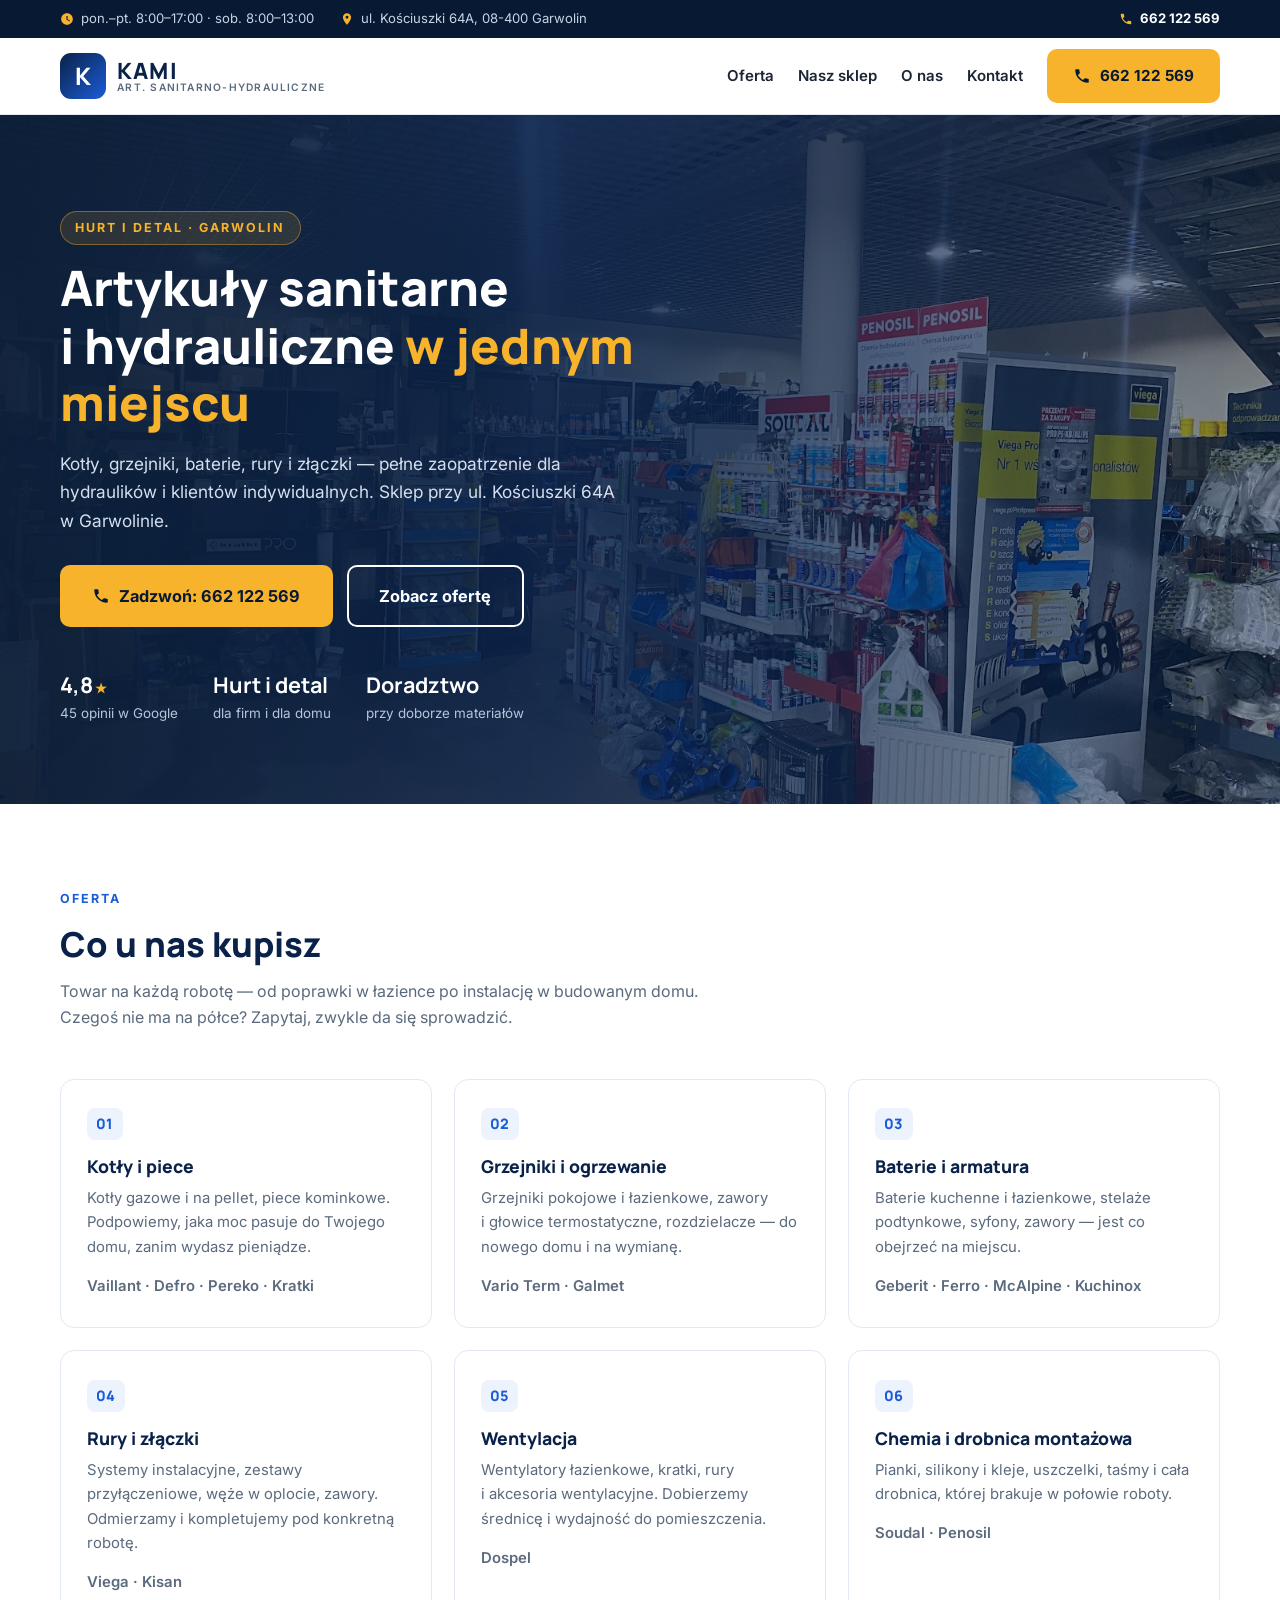
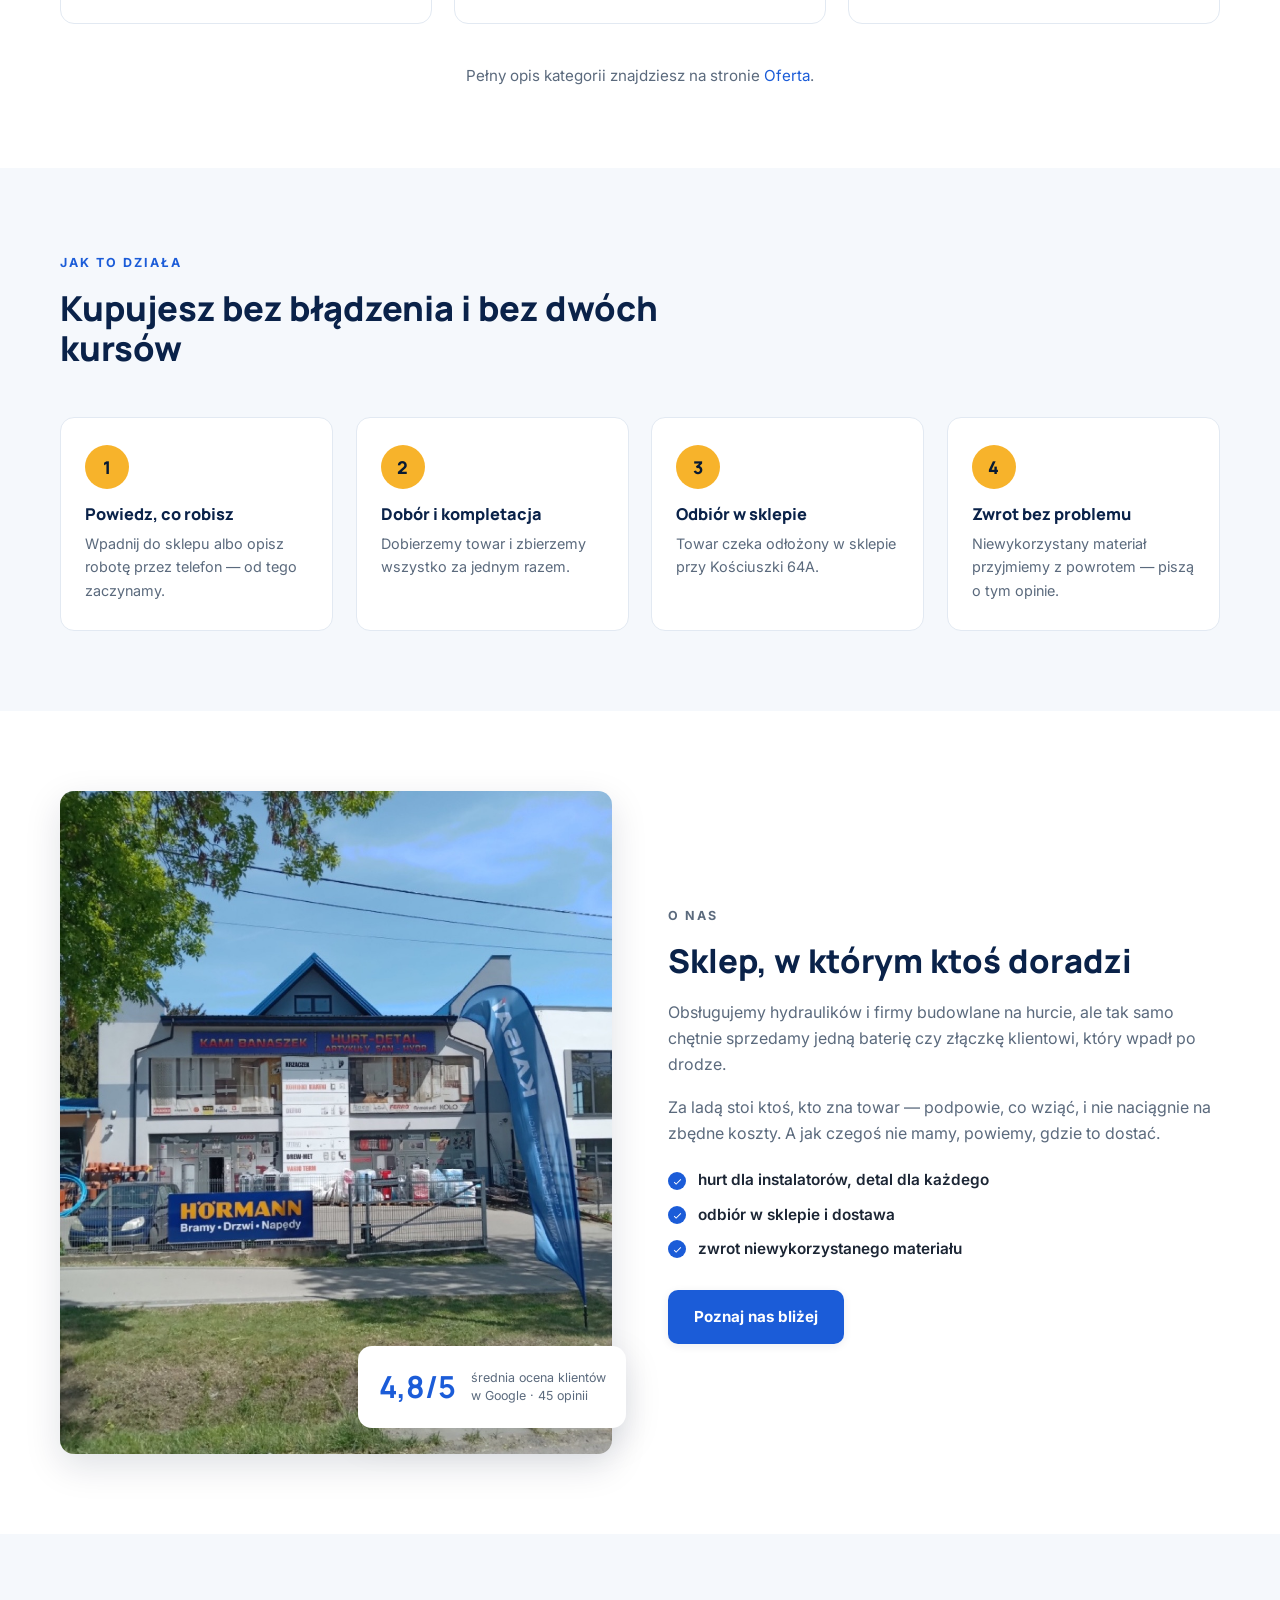
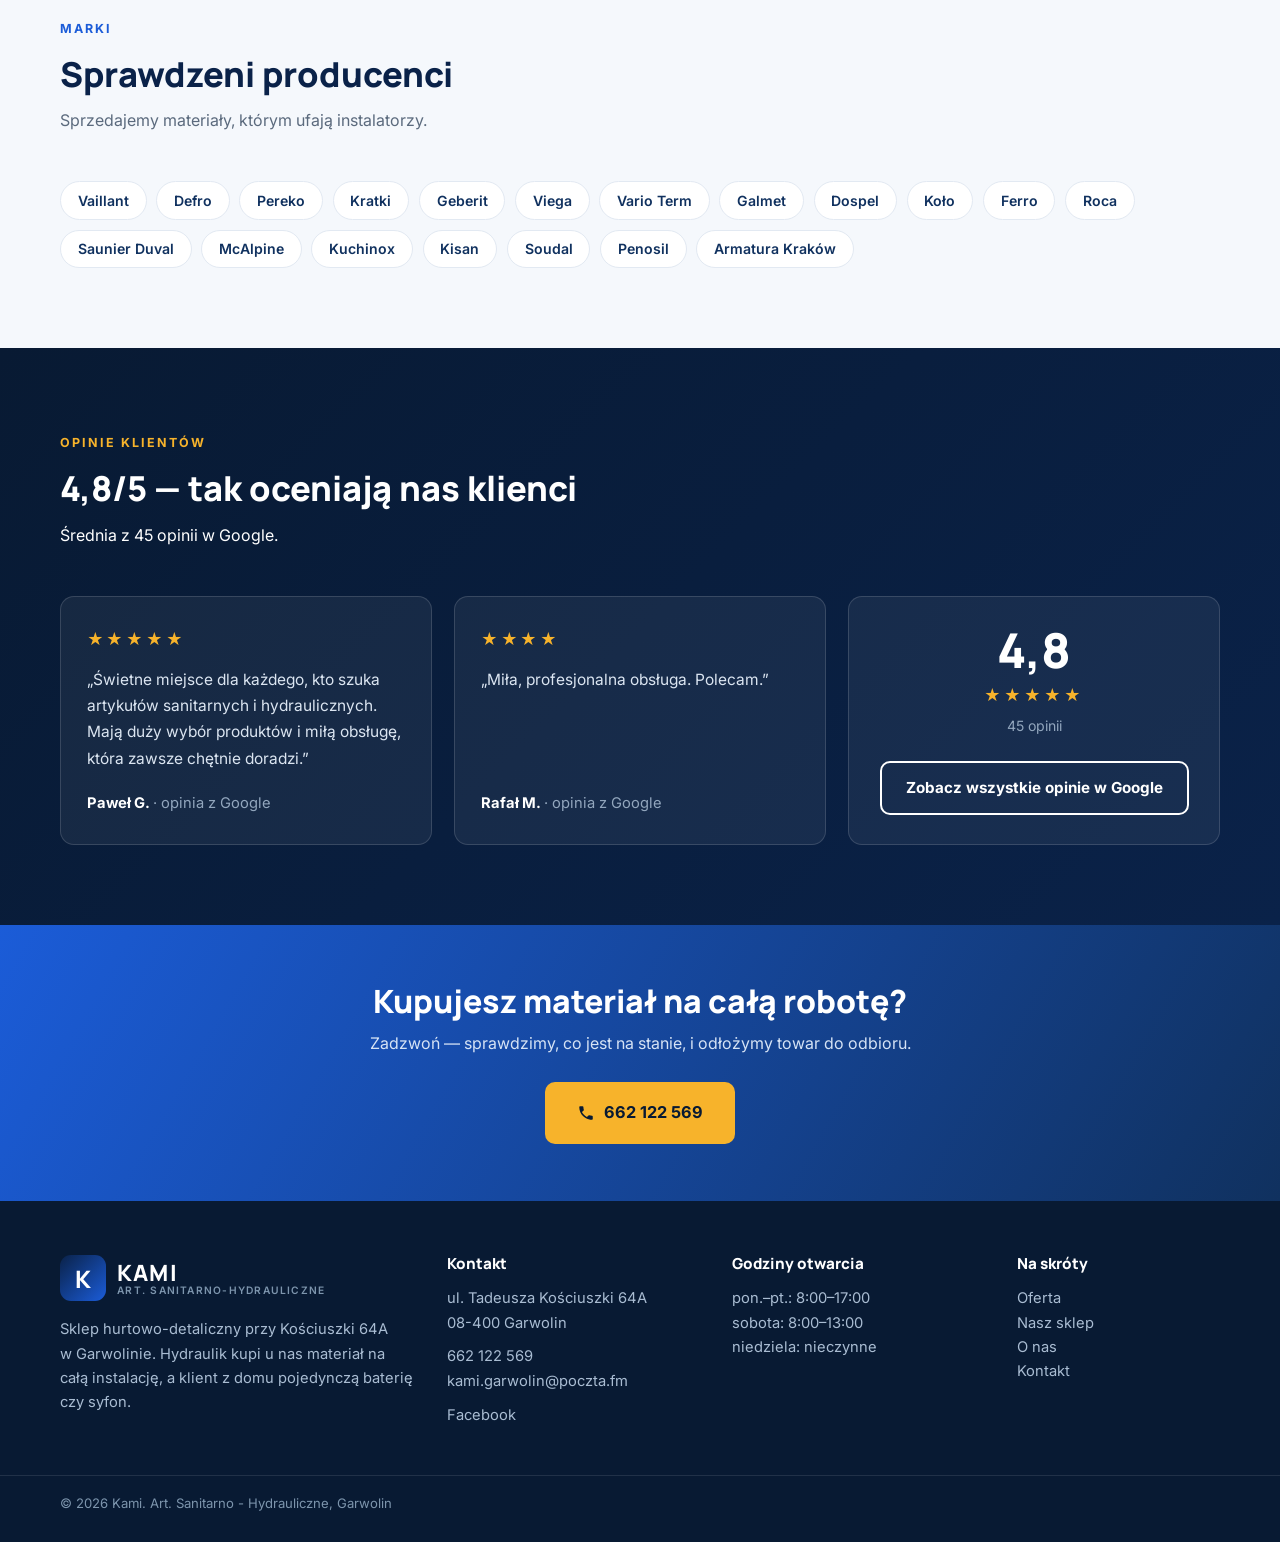
<file: index.html>
<!DOCTYPE html>
<html lang="pl">
<head>
  <meta charset="UTF-8">
  <meta name="viewport" content="width=device-width, initial-scale=1.0">
  <title>KAMI — Artykuły Sanitarno-Hydrauliczne Garwolin | Hurt i detal</title>
  <meta name="description" content="KAMI — sklep sanitarno-hydrauliczny w Garwolinie, ul. Kościuszki 64A. Kotły, grzejniki, armatura, rury i złączki. Hurt i detal, fachowe doradztwo. ☎ 662 122 569">
  <link rel="preconnect" href="https://fonts.googleapis.com">
  <link rel="preconnect" href="https://fonts.gstatic.com" crossorigin>
  <link href="https://fonts.googleapis.com/css2?family=Inter:wght@400;500;600;700&family=Manrope:wght@600;700;800&display=swap" rel="stylesheet">
  <link rel="stylesheet" href="css/style.css">
  <link rel="icon" href="data:image/svg+xml,<svg xmlns='http://www.w3.org/2000/svg' viewBox='0 0 100 100'><rect width='100' height='100' rx='20' fill='%230a2249'/><text x='50' y='70' font-size='56' font-family='Arial' font-weight='bold' fill='%23f7b32b' text-anchor='middle'>K</text></svg>">
</head>
<body>

  <div class="topbar">
    <div class="container topbar__inner">
      <span class="topbar__item">
        <svg viewBox="0 0 24 24"><path d="M12 22c5.5 0 10-4.5 10-10S17.5 2 12 2 2 6.5 2 12s4.5 10 10 10zm1-15v5.3l4.2 2.5-.8 1.3L11 13V7h2z"/></svg>
        pon.–pt. 8:00–17:00 · sob. 8:00–13:00
      </span>
      <span class="topbar__item topbar__item--address">
        <svg viewBox="0 0 24 24"><path d="M12 2C8.1 2 5 5.1 5 9c0 5.2 7 13 7 13s7-7.8 7-13c0-3.9-3.1-7-7-7zm0 9.5A2.5 2.5 0 1 1 12 6.5a2.5 2.5 0 0 1 0 5z"/></svg>
        ul. Kościuszki 64A, 08-400 Garwolin
      </span>
      <a class="topbar__item topbar__phone" href="tel:+48662122569">
        <svg viewBox="0 0 24 24"><path d="M6.6 10.8c1.4 2.8 3.8 5.1 6.6 6.6l2.2-2.2c.3-.3.7-.4 1-.2 1.1.4 2.3.6 3.6.6.6 0 1 .4 1 1V20c0 .6-.4 1-1 1C10.6 21 3 13.4 3 4c0-.6.4-1 1-1h3.5c.6 0 1 .4 1 1 0 1.2.2 2.4.6 3.6.1.3 0 .7-.2 1l-2.3 2.2z"/></svg>
        662 122 569
      </a>
    </div>
  </div>

  <header class="header" id="top">
    <div class="container header__inner">
      <a href="index.html" class="logo" aria-label="KAMI — strona główna">
        <span class="logo__mark" aria-hidden="true"></span>
        <span class="logo__text">KAMI<small>Art. sanitarno-hydrauliczne</small></span>
      </a>
      <nav class="nav" id="nav">
        <a href="oferta.html">Oferta</a>
        <a href="galeria.html">Nasz sklep</a>
        <a href="o-nas.html">O nas</a>
        <a href="kontakt.html">Kontakt</a>
        <a href="tel:+48662122569" class="btn btn--yellow nav__cta">
          <svg viewBox="0 0 24 24"><path d="M6.6 10.8c1.4 2.8 3.8 5.1 6.6 6.6l2.2-2.2c.3-.3.7-.4 1-.2 1.1.4 2.3.6 3.6.6.6 0 1 .4 1 1V20c0 .6-.4 1-1 1C10.6 21 3 13.4 3 4c0-.6.4-1 1-1h3.5c.6 0 1 .4 1 1 0 1.2.2 2.4.6 3.6.1.3 0 .7-.2 1l-2.3 2.2z"/></svg>
          662 122 569
        </a>
      </nav>
      <button class="burger" id="burger" aria-label="Otwórz menu" aria-expanded="false">
        <span></span><span></span><span></span>
      </button>
    </div>
  </header>

  <main>
    <section class="hero">
      <div class="hero__bg" role="presentation"></div>
      <div class="container hero__inner">
        <div class="hero__content reveal">
          <p class="kicker">Hurt i detal · Garwolin</p>
          <h1>Artykuły sanitarne i&nbsp;hydrauliczne <span>w jednym miejscu</span></h1>
          <p class="hero__lead">
            Kotły, grzejniki, baterie, rury i&nbsp;złączki — pełne zaopatrzenie dla hydraulików
            i&nbsp;klientów indywidualnych. Sklep przy ul.&nbsp;Kościuszki&nbsp;64A w&nbsp;Garwolinie.
          </p>
          <div class="hero__actions">
            <a href="tel:+48662122569" class="btn btn--yellow btn--lg">
              <svg viewBox="0 0 24 24"><path d="M6.6 10.8c1.4 2.8 3.8 5.1 6.6 6.6l2.2-2.2c.3-.3.7-.4 1-.2 1.1.4 2.3.6 3.6.6.6 0 1 .4 1 1V20c0 .6-.4 1-1 1C10.6 21 3 13.4 3 4c0-.6.4-1 1-1h3.5c.6 0 1 .4 1 1 0 1.2.2 2.4.6 3.6.1.3 0 .7-.2 1l-2.3 2.2z"/></svg>
              Zadzwoń: 662 122 569
            </a>
            <a href="oferta.html" class="btn btn--ghost btn--light btn--lg">Zobacz ofertę</a>
          </div>
          <ul class="hero__badges">
            <li>
              <strong>4,8<span class="star">★</span></strong>
              <span>45 opinii w Google</span>
            </li>
            <li>
              <strong>Hurt i detal</strong>
              <span>dla firm i dla domu</span>
            </li>
            <li>
              <strong>Doradztwo</strong>
              <span>przy doborze materiałów</span>
            </li>
          </ul>
        </div>
      </div>
    </section>

    <!-- Oferta skrót -->
    <section class="section">
      <div class="container">
        <div class="section__head reveal">
          <p class="kicker">Oferta</p>
          <h2>Co u nas kupisz</h2>
          <p class="section__sub">
            Towar na każdą robotę — od poprawki w&nbsp;łazience po instalację w&nbsp;budowanym domu.
            Czegoś nie ma na półce? Zapytaj, zwykle da się sprowadzić.
          </p>
        </div>
        <div class="grid grid--3">
          <article class="card reveal">
            <span class="card__num">01</span>
            <h3>Kotły i piece</h3>
            <p>Kotły gazowe i&nbsp;na pellet, piece kominkowe. Podpowiemy, jaka moc pasuje do Twojego domu, zanim wydasz pieniądze.</p>
            <p class="card__brands">Vaillant · Defro · Pereko · Kratki</p>
          </article>
          <article class="card reveal">
            <span class="card__num">02</span>
            <h3>Grzejniki i ogrzewanie</h3>
            <p>Grzejniki pokojowe i&nbsp;łazienkowe, zawory i&nbsp;głowice termostatyczne, rozdzielacze — do nowego domu i&nbsp;na wymianę.</p>
            <p class="card__brands">Vario Term · Galmet</p>
          </article>
          <article class="card reveal">
            <span class="card__num">03</span>
            <h3>Baterie i armatura</h3>
            <p>Baterie kuchenne i&nbsp;łazienkowe, stelaże podtynkowe, syfony, zawory — jest co obejrzeć na miejscu.</p>
            <p class="card__brands">Geberit · Ferro · McAlpine · Kuchinox</p>
          </article>
          <article class="card reveal">
            <span class="card__num">04</span>
            <h3>Rury i złączki</h3>
            <p>Systemy instalacyjne, zestawy przyłączeniowe, węże w&nbsp;oplocie, zawory. Odmierzamy i&nbsp;kompletujemy pod konkretną robotę.</p>
            <p class="card__brands">Viega · Kisan</p>
          </article>
          <article class="card reveal">
            <span class="card__num">05</span>
            <h3>Wentylacja</h3>
            <p>Wentylatory łazienkowe, kratki, rury i&nbsp;akcesoria wentylacyjne. Dobierzemy średnicę i&nbsp;wydajność do pomieszczenia.</p>
            <p class="card__brands">Dospel</p>
          </article>
          <article class="card reveal">
            <span class="card__num">06</span>
            <h3>Chemia i drobnica montażowa</h3>
            <p>Pianki, silikony i&nbsp;kleje, uszczelki, taśmy i&nbsp;cała drobnica, której brakuje w&nbsp;połowie roboty.</p>
            <p class="card__brands">Soudal · Penosil</p>
          </article>
        </div>
        <p class="section__note reveal">
          Pełny opis kategorii znajdziesz na stronie <a href="oferta.html">Oferta</a>.
        </p>
      </div>
    </section>

    <!-- Jak to działa -->
    <section class="section section--alt">
      <div class="container">
        <div class="section__head reveal">
          <p class="kicker">Jak to działa</p>
          <h2>Kupujesz bez błądzenia i&nbsp;bez dwóch kursów</h2>
        </div>
        <div class="grid grid--4 steps">
          <div class="step reveal">
            <span class="step__num">1</span>
            <h3>Powiedz, co robisz</h3>
            <p>Wpadnij do sklepu albo opisz robotę przez telefon — od tego zaczynamy.</p>
          </div>
          <div class="step reveal">
            <span class="step__num">2</span>
            <h3>Dobór i kompletacja</h3>
            <p>Dobierzemy towar i&nbsp;zbierzemy wszystko za jednym razem.</p>
          </div>
          <div class="step reveal">
            <span class="step__num">3</span>
            <h3>Odbiór w sklepie</h3>
            <p>Towar czeka odłożony w&nbsp;sklepie przy Kościuszki&nbsp;64A.</p>
          </div>
          <div class="step reveal">
            <span class="step__num">4</span>
            <h3>Zwrot bez problemu</h3>
            <p>Niewykorzystany materiał przyjmiemy z&nbsp;powrotem — piszą o&nbsp;tym opinie.</p>
          </div>
        </div>
      </div>
    </section>

    <!-- O nas skrót -->
    <section class="section">
      <div class="container split">
        <div class="split__media split__media--tall reveal">
          <img src="img/sklep-front.jpg" alt="Budynek sklepu KAMI przy ul. Kościuszki 64A w Garwolinie" loading="lazy">
          <div class="split__badge">
            <strong>4,8/5</strong>
            <span>średnia ocena klientów<br>w&nbsp;Google · 45 opinii</span>
          </div>
        </div>
        <div class="split__content reveal">
          <p class="kicker">O nas</p>
          <h2>Sklep, w&nbsp;którym ktoś doradzi</h2>
          <p>
            Obsługujemy hydraulików i&nbsp;firmy budowlane na hurcie, ale tak samo chętnie
            sprzedamy jedną baterię czy złączkę klientowi, który wpadł po drodze.
          </p>
          <p>
            Za ladą stoi ktoś, kto zna towar — podpowie, co wziąć, i&nbsp;nie naciągnie
            na zbędne koszty. A&nbsp;jak czegoś nie mamy, powiemy, gdzie to dostać.
          </p>
          <ul class="checklist">
            <li>hurt dla instalatorów, detal dla każdego</li>
            <li>odbiór w sklepie i dostawa</li>
            <li>zwrot niewykorzystanego materiału</li>
          </ul>
          <a href="o-nas.html" class="btn btn--primary">Poznaj nas bliżej</a>
        </div>
      </div>
    </section>

    <!-- Marki -->
    <section class="section section--alt">
      <div class="container">
        <div class="section__head reveal">
          <p class="kicker">Marki</p>
          <h2>Sprawdzeni producenci</h2>
          <p class="section__sub">Sprzedajemy materiały, którym ufają instalatorzy.</p>
        </div>
        <div class="brands reveal">
          <span>Vaillant</span><span>Defro</span><span>Pereko</span><span>Kratki</span>
          <span>Geberit</span><span>Viega</span><span>Vario Term</span><span>Galmet</span>
          <span>Dospel</span><span>Koło</span><span>Ferro</span><span>Roca</span>
          <span>Saunier Duval</span><span>McAlpine</span><span>Kuchinox</span>
          <span>Kisan</span><span>Soudal</span><span>Penosil</span><span>Armatura Kraków</span>
        </div>
      </div>
    </section>

    <!-- Opinie -->
    <section class="section section--dark">
      <div class="container">
        <div class="section__head reveal">
          <p class="kicker">Opinie klientów</p>
          <h2>4,8/5 — tak oceniają nas klienci</h2>
          <p class="section__sub">Średnia z&nbsp;45 opinii w&nbsp;Google.</p>
        </div>
        <div class="grid grid--3">
          <blockquote class="review reveal">
            <div class="review__stars">★★★★★</div>
            <p>„Świetne miejsce dla każdego, kto szuka artykułów sanitarnych i&nbsp;hydraulicznych. Mają duży wybór produktów i&nbsp;miłą obsługę, która zawsze chętnie doradzi.”</p>
            <footer>Paweł G. <span>· opinia z Google</span></footer>
          </blockquote>
          <blockquote class="review reveal">
            <div class="review__stars">★★★★</div>
            <p>„Miła, profesjonalna obsługa. Polecam.”</p>
            <footer>Rafał M. <span>· opinia z Google</span></footer>
          </blockquote>
          <div class="review review--cta reveal">
            <div class="review__score">
              <strong>4,8</strong>
              <div class="review__stars">★★★★★</div>
              <span>45 opinii</span>
            </div>
            <a class="btn btn--ghost btn--light" href="https://www.google.com/maps/search/?api=1&query=Kami.+Art.+Sanitarno+-+Hydrauliczne+Garwolin+Ko%C5%9Bciuszki+64A" target="_blank" rel="noopener">
              Zobacz wszystkie opinie w&nbsp;Google
            </a>
          </div>
        </div>
      </div>
    </section>

    <!-- Pasek CTA -->
    <section class="cta-band">
      <div class="container cta-band__inner reveal">
        <h2>Kupujesz materiał na całą robotę?</h2>
        <p>Zadzwoń — sprawdzimy, co jest na stanie, i&nbsp;odłożymy towar do odbioru.</p>
        <a href="tel:+48662122569" class="btn btn--yellow btn--lg">
          <svg viewBox="0 0 24 24"><path d="M6.6 10.8c1.4 2.8 3.8 5.1 6.6 6.6l2.2-2.2c.3-.3.7-.4 1-.2 1.1.4 2.3.6 3.6.6.6 0 1 .4 1 1V20c0 .6-.4 1-1 1C10.6 21 3 13.4 3 4c0-.6.4-1 1-1h3.5c.6 0 1 .4 1 1 0 1.2.2 2.4.6 3.6.1.3 0 .7-.2 1l-2.3 2.2z"/></svg>
          662 122 569
        </a>
      </div>
    </section>
  </main>

  <footer class="footer">
    <div class="container footer__inner">
      <div class="footer__col">
        <a href="index.html" class="logo logo--footer">
          <span class="logo__mark" aria-hidden="true"></span>
          <span class="logo__text">KAMI<small>Art. sanitarno-hydrauliczne</small></span>
        </a>
        <p>Sklep hurtowo-detaliczny przy Kościuszki&nbsp;64A w&nbsp;Garwolinie. Hydraulik kupi u&nbsp;nas materiał na całą instalację, a&nbsp;klient z&nbsp;domu pojedynczą baterię czy syfon.</p>
      </div>
      <div class="footer__col">
        <h4>Kontakt</h4>
        <p>ul. Tadeusza Kościuszki 64A<br>08-400 Garwolin</p>
        <p><a href="tel:+48662122569">662 122 569</a><br><a href="mailto:kami.garwolin@poczta.fm">kami.garwolin@poczta.fm</a></p>
        <p><a href="https://www.facebook.com/KAMIHYDRAULICZNY" target="_blank" rel="noopener">Facebook</a></p>
      </div>
      <div class="footer__col">
        <h4>Godziny otwarcia</h4>
        <p>pon.–pt.: 8:00–17:00<br>sobota: 8:00–13:00<br>niedziela: nieczynne</p>
      </div>
      <div class="footer__col">
        <h4>Na skróty</h4>
        <p><a href="oferta.html">Oferta</a><br><a href="galeria.html">Nasz sklep</a><br><a href="o-nas.html">O nas</a><br><a href="kontakt.html">Kontakt</a></p>
      </div>
    </div>
    <div class="footer__bottom">
      <div class="container">
        <p>© 2026 Kami. Art. Sanitarno - Hydrauliczne, Garwolin</p>
      </div>
    </div>
  </footer>

  <script src="js/main.js"></script>
</body>
</html>
</file>
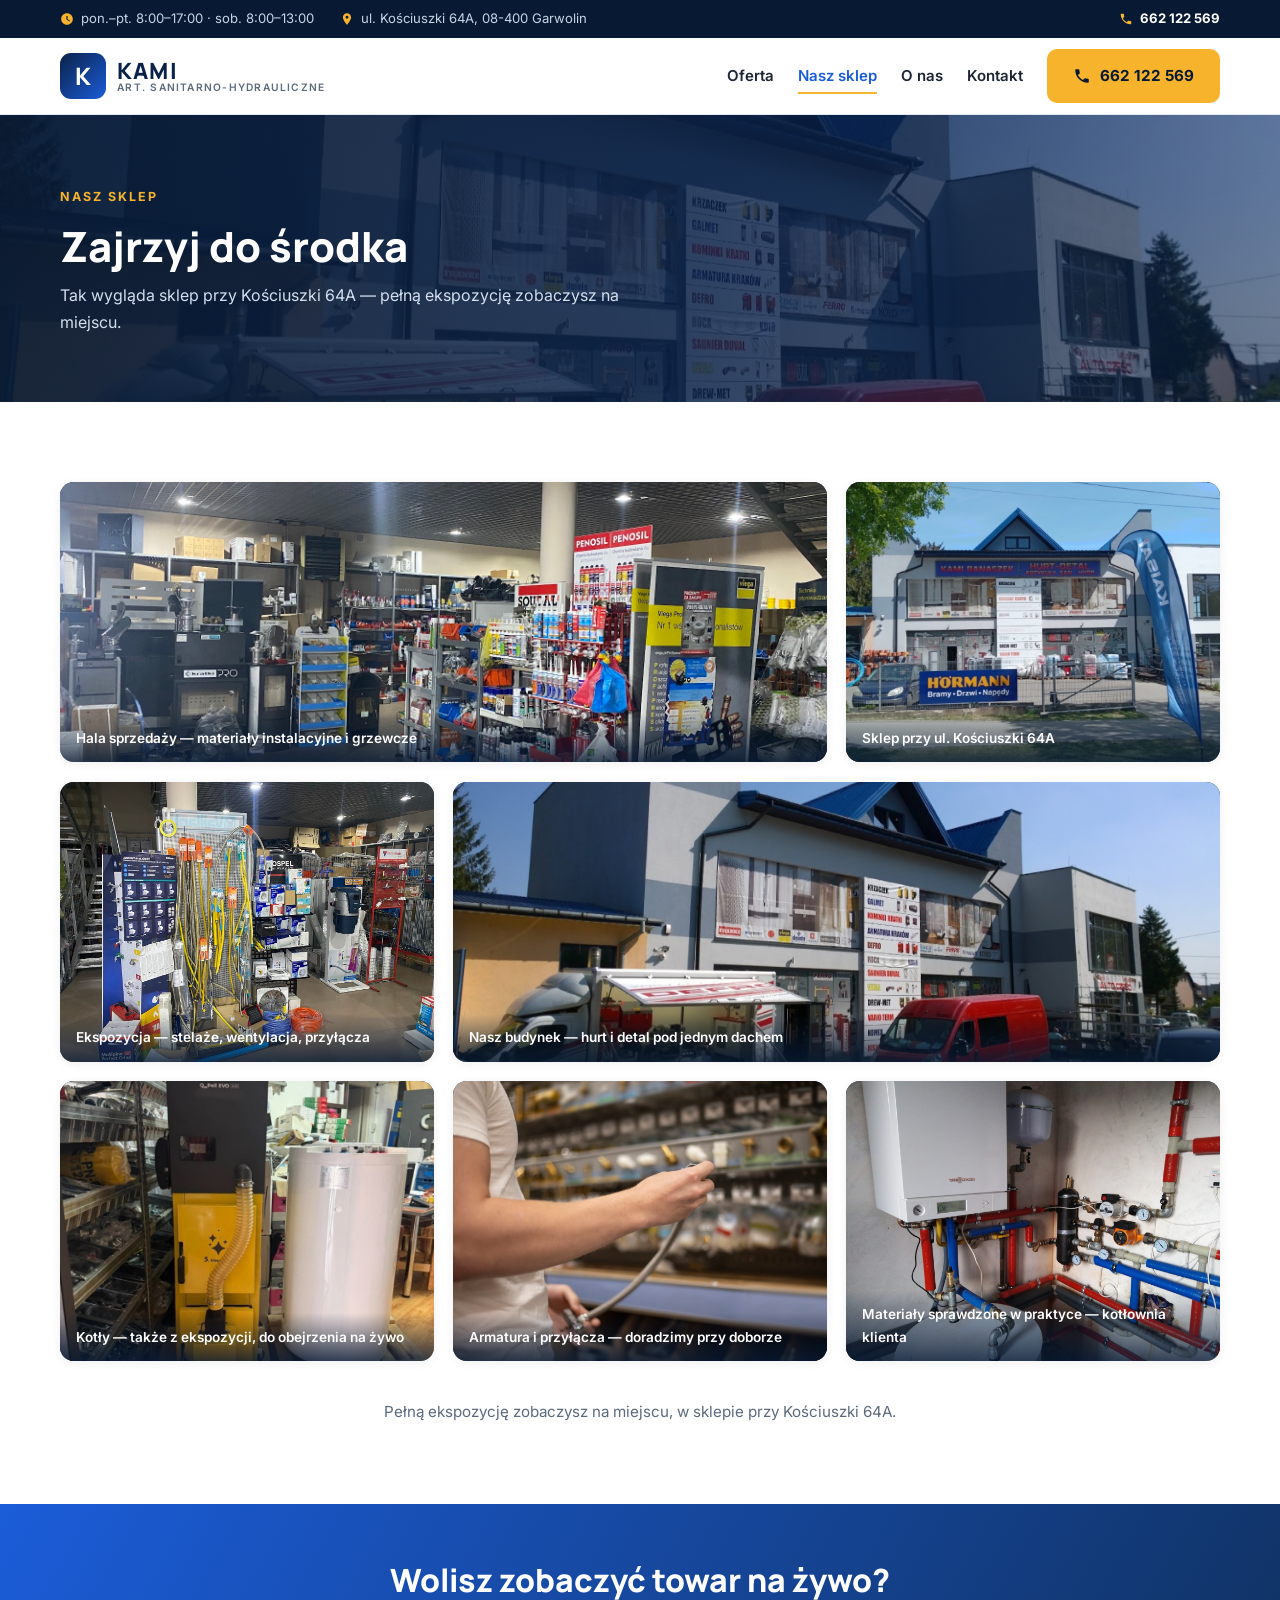
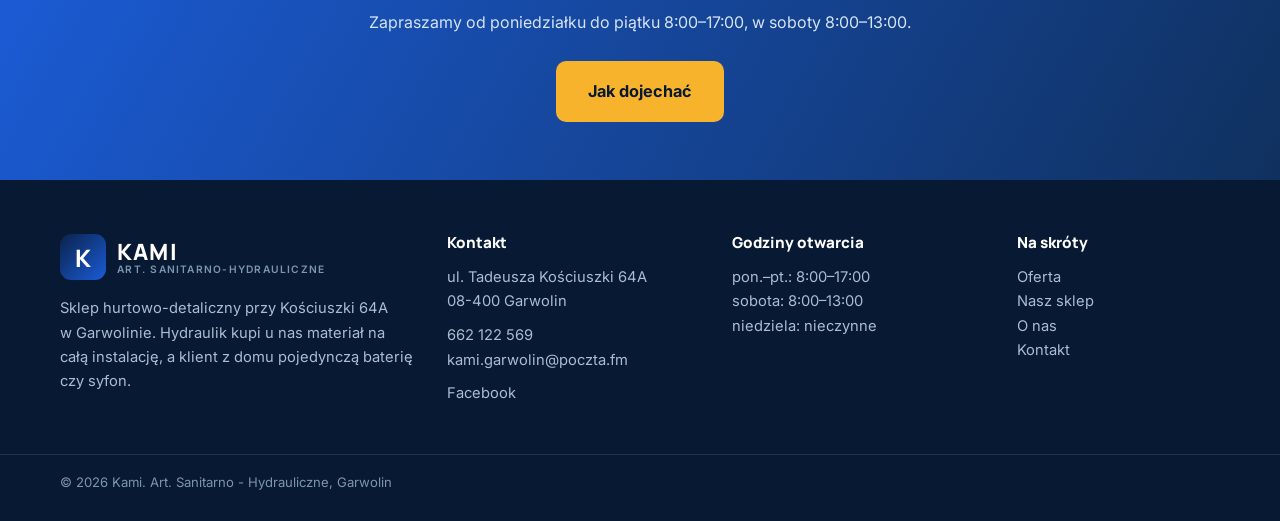
<file: galeria.html>
<!DOCTYPE html>
<html lang="pl">
<head>
  <meta charset="UTF-8">
  <meta name="viewport" content="width=device-width, initial-scale=1.0">
  <title>Nasz sklep — KAMI Art. Sanitarno-Hydrauliczne Garwolin</title>
  <meta name="description" content="Zobacz sklep KAMI w Garwolinie od środka — ekspozycja kotłów, armatury, wentylacji i materiałów instalacyjnych przy ul. Kościuszki 64A.">
  <link rel="preconnect" href="https://fonts.googleapis.com">
  <link rel="preconnect" href="https://fonts.gstatic.com" crossorigin>
  <link href="https://fonts.googleapis.com/css2?family=Inter:wght@400;500;600;700&family=Manrope:wght@600;700;800&display=swap" rel="stylesheet">
  <link rel="stylesheet" href="css/style.css">
  <link rel="icon" href="data:image/svg+xml,<svg xmlns='http://www.w3.org/2000/svg' viewBox='0 0 100 100'><rect width='100' height='100' rx='20' fill='%230a2249'/><text x='50' y='70' font-size='56' font-family='Arial' font-weight='bold' fill='%23f7b32b' text-anchor='middle'>K</text></svg>">
</head>
<body>

  <div class="topbar">
    <div class="container topbar__inner">
      <span class="topbar__item">
        <svg viewBox="0 0 24 24"><path d="M12 22c5.5 0 10-4.5 10-10S17.5 2 12 2 2 6.5 2 12s4.5 10 10 10zm1-15v5.3l4.2 2.5-.8 1.3L11 13V7h2z"/></svg>
        pon.–pt. 8:00–17:00 · sob. 8:00–13:00
      </span>
      <span class="topbar__item topbar__item--address">
        <svg viewBox="0 0 24 24"><path d="M12 2C8.1 2 5 5.1 5 9c0 5.2 7 13 7 13s7-7.8 7-13c0-3.9-3.1-7-7-7zm0 9.5A2.5 2.5 0 1 1 12 6.5a2.5 2.5 0 0 1 0 5z"/></svg>
        ul. Kościuszki 64A, 08-400 Garwolin
      </span>
      <a class="topbar__item topbar__phone" href="tel:+48662122569">
        <svg viewBox="0 0 24 24"><path d="M6.6 10.8c1.4 2.8 3.8 5.1 6.6 6.6l2.2-2.2c.3-.3.7-.4 1-.2 1.1.4 2.3.6 3.6.6.6 0 1 .4 1 1V20c0 .6-.4 1-1 1C10.6 21 3 13.4 3 4c0-.6.4-1 1-1h3.5c.6 0 1 .4 1 1 0 1.2.2 2.4.6 3.6.1.3 0 .7-.2 1l-2.3 2.2z"/></svg>
        662 122 569
      </a>
    </div>
  </div>

  <header class="header" id="top">
    <div class="container header__inner">
      <a href="index.html" class="logo" aria-label="KAMI — strona główna">
        <span class="logo__mark" aria-hidden="true"></span>
        <span class="logo__text">KAMI<small>Art. sanitarno-hydrauliczne</small></span>
      </a>
      <nav class="nav" id="nav">
        <a href="oferta.html">Oferta</a>
        <a href="galeria.html" class="is-active">Nasz sklep</a>
        <a href="o-nas.html">O nas</a>
        <a href="kontakt.html">Kontakt</a>
        <a href="tel:+48662122569" class="btn btn--yellow nav__cta">
          <svg viewBox="0 0 24 24"><path d="M6.6 10.8c1.4 2.8 3.8 5.1 6.6 6.6l2.2-2.2c.3-.3.7-.4 1-.2 1.1.4 2.3.6 3.6.6.6 0 1 .4 1 1V20c0 .6-.4 1-1 1C10.6 21 3 13.4 3 4c0-.6.4-1 1-1h3.5c.6 0 1 .4 1 1 0 1.2.2 2.4.6 3.6.1.3 0 .7-.2 1l-2.3 2.2z"/></svg>
          662 122 569
        </a>
      </nav>
      <button class="burger" id="burger" aria-label="Otwórz menu" aria-expanded="false">
        <span></span><span></span><span></span>
      </button>
    </div>
  </header>

  <main>
    <section class="pagehead pagehead--sklep">
      <div class="pagehead__bg" role="presentation"></div>
      <div class="container pagehead__inner reveal">
        <p class="kicker">Nasz sklep</p>
        <h1>Zajrzyj do środka</h1>
        <p>Tak wygląda sklep przy Kościuszki&nbsp;64A — pełną ekspozycję zobaczysz na miejscu.</p>
      </div>
    </section>

    <section class="section">
      <div class="container">
        <div class="gallery reveal">
          <figure class="is-wide">
            <img src="img/hero.jpg" alt="Wnętrze sklepu KAMI — hala z materiałami instalacyjnymi" loading="lazy">
            <figcaption>Hala sprzedaży — materiały instalacyjne i grzewcze</figcaption>
          </figure>
          <figure>
            <img src="img/sklep-front.jpg" alt="Budynek sklepu KAMI od frontu" loading="lazy">
            <figcaption>Sklep przy ul. Kościuszki 64A</figcaption>
          </figure>
          <figure>
            <img src="img/ekspozycja.jpg" alt="Ekspozycja stelaży, wentylacji i przyłączy" loading="lazy">
            <figcaption>Ekspozycja — stelaże, wentylacja, przyłącza</figcaption>
          </figure>
          <figure class="is-wide">
            <img src="img/sklep-budynek.jpg" alt="Budynek sklepu KAMI w Garwolinie" loading="lazy">
            <figcaption>Nasz budynek — hurt i detal pod jednym dachem</figcaption>
          </figure>
          <figure>
            <img src="img/kociol.jpg" alt="Kocioł na pellet Pereko w ekspozycji sklepu" loading="lazy">
            <figcaption>Kotły — także z ekspozycji, do obejrzenia na żywo</figcaption>
          </figure>
          <figure>
            <img src="img/armatura.jpg" alt="Dobór armatury przy ściance ekspozycyjnej" loading="lazy">
            <figcaption>Armatura i przyłącza — doradzimy przy doborze</figcaption>
          </figure>
          <figure>
            <img src="img/kotlownia.jpg" alt="Kotłownia zbudowana z materiałów ze sklepu" loading="lazy">
            <figcaption>Materiały sprawdzone w praktyce — kotłownia klienta</figcaption>
          </figure>
        </div>
        <p class="section__note reveal">Pełną ekspozycję zobaczysz na miejscu, w&nbsp;sklepie przy Kościuszki&nbsp;64A.</p>
      </div>
    </section>

    <section class="cta-band">
      <div class="container cta-band__inner reveal">
        <h2>Wolisz zobaczyć towar na żywo?</h2>
        <p>Zapraszamy od poniedziałku do piątku 8:00–17:00, w&nbsp;soboty 8:00–13:00.</p>
        <a href="kontakt.html" class="btn btn--yellow btn--lg">Jak dojechać</a>
      </div>
    </section>
  </main>

  <footer class="footer">
    <div class="container footer__inner">
      <div class="footer__col">
        <a href="index.html" class="logo logo--footer">
          <span class="logo__mark" aria-hidden="true"></span>
          <span class="logo__text">KAMI<small>Art. sanitarno-hydrauliczne</small></span>
        </a>
        <p>Sklep hurtowo-detaliczny przy Kościuszki&nbsp;64A w&nbsp;Garwolinie. Hydraulik kupi u&nbsp;nas materiał na całą instalację, a&nbsp;klient z&nbsp;domu pojedynczą baterię czy syfon.</p>
      </div>
      <div class="footer__col">
        <h4>Kontakt</h4>
        <p>ul. Tadeusza Kościuszki 64A<br>08-400 Garwolin</p>
        <p><a href="tel:+48662122569">662 122 569</a><br><a href="mailto:kami.garwolin@poczta.fm">kami.garwolin@poczta.fm</a></p>
        <p><a href="https://www.facebook.com/KAMIHYDRAULICZNY" target="_blank" rel="noopener">Facebook</a></p>
      </div>
      <div class="footer__col">
        <h4>Godziny otwarcia</h4>
        <p>pon.–pt.: 8:00–17:00<br>sobota: 8:00–13:00<br>niedziela: nieczynne</p>
      </div>
      <div class="footer__col">
        <h4>Na skróty</h4>
        <p><a href="oferta.html">Oferta</a><br><a href="galeria.html">Nasz sklep</a><br><a href="o-nas.html">O nas</a><br><a href="kontakt.html">Kontakt</a></p>
      </div>
    </div>
    <div class="footer__bottom">
      <div class="container">
        <p>© 2026 Kami. Art. Sanitarno - Hydrauliczne, Garwolin</p>
      </div>
    </div>
  </footer>

  <script src="js/main.js"></script>
</body>
</html>
</file>
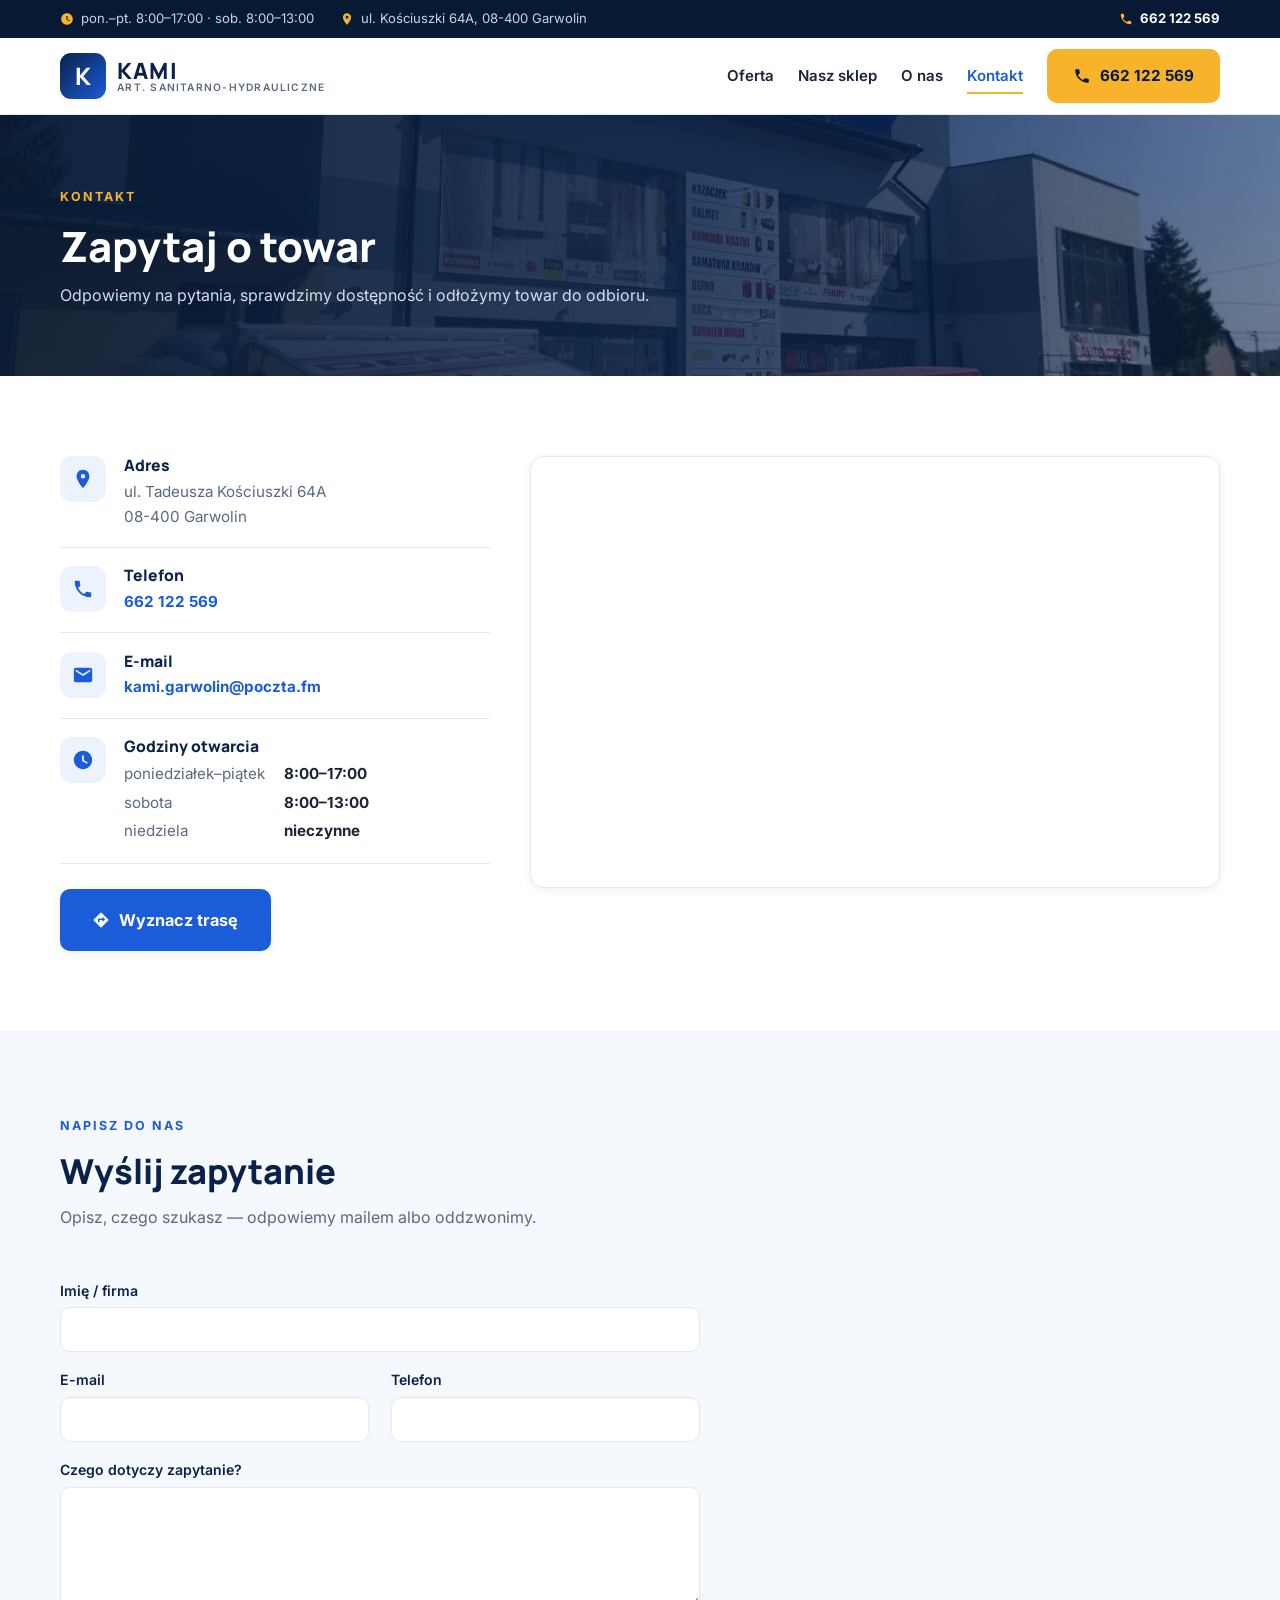
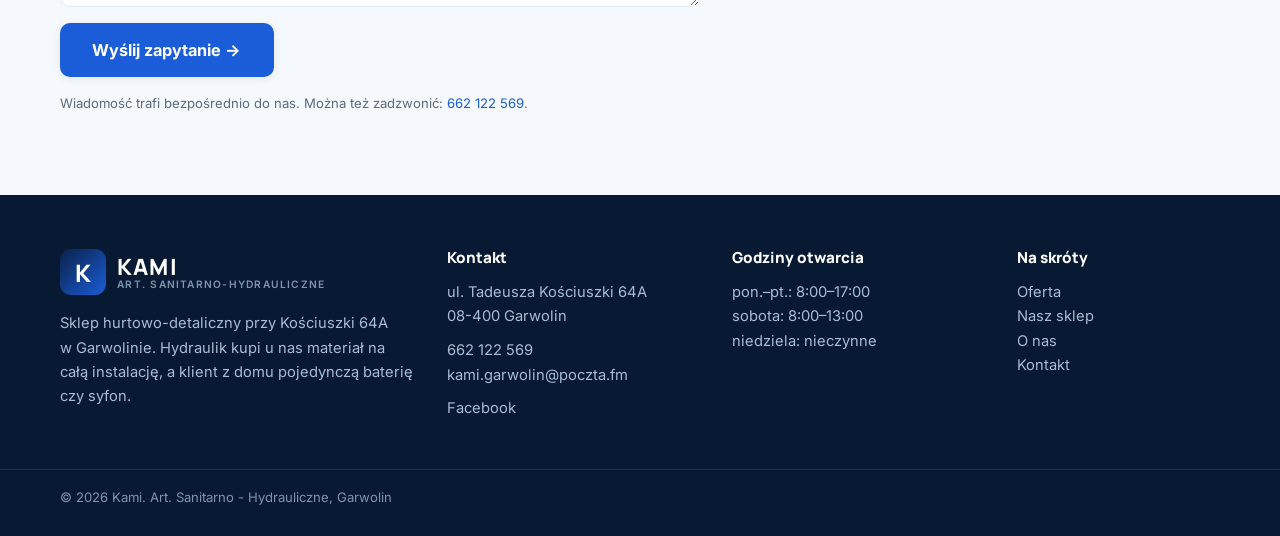
<file: kontakt.html>
<!DOCTYPE html>
<html lang="pl">
<head>
  <meta charset="UTF-8">
  <meta name="viewport" content="width=device-width, initial-scale=1.0">
  <title>Kontakt — KAMI Art. Sanitarno-Hydrauliczne Garwolin</title>
  <meta name="description" content="Kontakt ze sklepem KAMI w Garwolinie: ul. Kościuszki 64A, tel. 662 122 569, kami.garwolin@poczta.fm. Pon.–pt. 8:00–17:00, sob. 8:00–13:00.">
  <link rel="preconnect" href="https://fonts.googleapis.com">
  <link rel="preconnect" href="https://fonts.gstatic.com" crossorigin>
  <link href="https://fonts.googleapis.com/css2?family=Inter:wght@400;500;600;700&family=Manrope:wght@600;700;800&display=swap" rel="stylesheet">
  <link rel="stylesheet" href="css/style.css">
  <link rel="icon" href="data:image/svg+xml,<svg xmlns='http://www.w3.org/2000/svg' viewBox='0 0 100 100'><rect width='100' height='100' rx='20' fill='%230a2249'/><text x='50' y='70' font-size='56' font-family='Arial' font-weight='bold' fill='%23f7b32b' text-anchor='middle'>K</text></svg>">
</head>
<body>

  <div class="topbar">
    <div class="container topbar__inner">
      <span class="topbar__item">
        <svg viewBox="0 0 24 24"><path d="M12 22c5.5 0 10-4.5 10-10S17.5 2 12 2 2 6.5 2 12s4.5 10 10 10zm1-15v5.3l4.2 2.5-.8 1.3L11 13V7h2z"/></svg>
        pon.–pt. 8:00–17:00 · sob. 8:00–13:00
      </span>
      <span class="topbar__item topbar__item--address">
        <svg viewBox="0 0 24 24"><path d="M12 2C8.1 2 5 5.1 5 9c0 5.2 7 13 7 13s7-7.8 7-13c0-3.9-3.1-7-7-7zm0 9.5A2.5 2.5 0 1 1 12 6.5a2.5 2.5 0 0 1 0 5z"/></svg>
        ul. Kościuszki 64A, 08-400 Garwolin
      </span>
      <a class="topbar__item topbar__phone" href="tel:+48662122569">
        <svg viewBox="0 0 24 24"><path d="M6.6 10.8c1.4 2.8 3.8 5.1 6.6 6.6l2.2-2.2c.3-.3.7-.4 1-.2 1.1.4 2.3.6 3.6.6.6 0 1 .4 1 1V20c0 .6-.4 1-1 1C10.6 21 3 13.4 3 4c0-.6.4-1 1-1h3.5c.6 0 1 .4 1 1 0 1.2.2 2.4.6 3.6.1.3 0 .7-.2 1l-2.3 2.2z"/></svg>
        662 122 569
      </a>
    </div>
  </div>

  <header class="header" id="top">
    <div class="container header__inner">
      <a href="index.html" class="logo" aria-label="KAMI — strona główna">
        <span class="logo__mark" aria-hidden="true"></span>
        <span class="logo__text">KAMI<small>Art. sanitarno-hydrauliczne</small></span>
      </a>
      <nav class="nav" id="nav">
        <a href="oferta.html">Oferta</a>
        <a href="galeria.html">Nasz sklep</a>
        <a href="o-nas.html">O nas</a>
        <a href="kontakt.html" class="is-active">Kontakt</a>
        <a href="tel:+48662122569" class="btn btn--yellow nav__cta">
          <svg viewBox="0 0 24 24"><path d="M6.6 10.8c1.4 2.8 3.8 5.1 6.6 6.6l2.2-2.2c.3-.3.7-.4 1-.2 1.1.4 2.3.6 3.6.6.6 0 1 .4 1 1V20c0 .6-.4 1-1 1C10.6 21 3 13.4 3 4c0-.6.4-1 1-1h3.5c.6 0 1 .4 1 1 0 1.2.2 2.4.6 3.6.1.3 0 .7-.2 1l-2.3 2.2z"/></svg>
          662 122 569
        </a>
      </nav>
      <button class="burger" id="burger" aria-label="Otwórz menu" aria-expanded="false">
        <span></span><span></span><span></span>
      </button>
    </div>
  </header>

  <main>
    <section class="pagehead pagehead--kontakt">
      <div class="pagehead__bg" role="presentation"></div>
      <div class="container pagehead__inner reveal">
        <p class="kicker">Kontakt</p>
        <h1>Zapytaj o towar</h1>
        <p>Odpowiemy na pytania, sprawdzimy dostępność i&nbsp;odłożymy towar do odbioru.</p>
      </div>
    </section>

    <section class="section">
      <div class="container">
        <div class="contact">
          <div class="contact__info reveal">
            <div class="contact__row">
              <div class="contact__icon">
                <svg viewBox="0 0 24 24"><path d="M12 2C8.1 2 5 5.1 5 9c0 5.2 7 13 7 13s7-7.8 7-13c0-3.9-3.1-7-7-7zm0 9.5A2.5 2.5 0 1 1 12 6.5a2.5 2.5 0 0 1 0 5z"/></svg>
              </div>
              <div>
                <h3>Adres</h3>
                <p>ul. Tadeusza Kościuszki 64A<br>08-400 Garwolin</p>
              </div>
            </div>
            <div class="contact__row">
              <div class="contact__icon">
                <svg viewBox="0 0 24 24"><path d="M6.6 10.8c1.4 2.8 3.8 5.1 6.6 6.6l2.2-2.2c.3-.3.7-.4 1-.2 1.1.4 2.3.6 3.6.6.6 0 1 .4 1 1V20c0 .6-.4 1-1 1C10.6 21 3 13.4 3 4c0-.6.4-1 1-1h3.5c.6 0 1 .4 1 1 0 1.2.2 2.4.6 3.6.1.3 0 .7-.2 1l-2.3 2.2z"/></svg>
              </div>
              <div>
                <h3>Telefon</h3>
                <p><a href="tel:+48662122569">662 122 569</a></p>
              </div>
            </div>
            <div class="contact__row">
              <div class="contact__icon">
                <svg viewBox="0 0 24 24"><path d="M20 4H4a2 2 0 0 0-2 2v12a2 2 0 0 0 2 2h16a2 2 0 0 0 2-2V6a2 2 0 0 0-2-2zm0 4-8 5-8-5V6l8 5 8-5v2z"/></svg>
              </div>
              <div>
                <h3>E-mail</h3>
                <p><a href="mailto:kami.garwolin@poczta.fm">kami.garwolin@poczta.fm</a></p>
              </div>
            </div>
            <div class="contact__row">
              <div class="contact__icon">
                <svg viewBox="0 0 24 24"><path d="M12 22c5.5 0 10-4.5 10-10S17.5 2 12 2 2 6.5 2 12s4.5 10 10 10zm1-15v5.3l4.2 2.5-.8 1.3L11 13V7h2z"/></svg>
              </div>
              <div>
                <h3>Godziny otwarcia</h3>
                <table class="hours">
                  <tr><td>poniedziałek–piątek</td><td>8:00–17:00</td></tr>
                  <tr><td>sobota</td><td>8:00–13:00</td></tr>
                  <tr><td>niedziela</td><td>nieczynne</td></tr>
                </table>
              </div>
            </div>
            <a class="btn btn--primary btn--lg contact__cta" href="https://www.google.com/maps/search/?api=1&query=Kami.+Art.+Sanitarno+-+Hydrauliczne+Garwolin+Ko%C5%9Bciuszki+64A" target="_blank" rel="noopener">
              <svg viewBox="0 0 24 24"><path d="M21.7 11.3l-9-9a1 1 0 0 0-1.4 0l-9 9a1 1 0 0 0 0 1.4l9 9c.4.4 1 .4 1.4 0l9-9a1 1 0 0 0 0-1.4zM14 14.5V12h-4v3H8v-4a1 1 0 0 1 1-1h5V7.5l3.5 3.5-3.5 3.5z"/></svg>
              Wyznacz trasę
            </a>
          </div>
          <div class="contact__map reveal">
            <iframe
              src="https://www.google.com/maps?q=Kami.+Art.+Sanitarno+-+Hydrauliczne,+Tadeusza+Ko%C5%9Bciuszki+64A,+Garwolin&output=embed"
              title="Mapa dojazdu — KAMI Art. Sanitarno-Hydrauliczne, Garwolin"
              loading="lazy"
              referrerpolicy="no-referrer-when-downgrade"
              allowfullscreen></iframe>
          </div>
        </div>
      </div>
    </section>

    <section class="section section--alt">
      <div class="container">
        <div class="section__head reveal">
          <p class="kicker">Napisz do nas</p>
          <h2>Wyślij zapytanie</h2>
          <p class="section__sub">Opisz, czego szukasz — odpowiemy mailem albo oddzwonimy.</p>
        </div>
        <form class="form reveal" id="contact-form" style="max-width: 640px;">
          <label>Imię / firma
            <input type="text" name="name" required autocomplete="name">
          </label>
          <div class="grid grid--2">
            <label>E-mail
              <input type="email" name="email" autocomplete="email">
            </label>
            <label>Telefon
              <input type="tel" name="phone" autocomplete="tel">
            </label>
          </div>
          <label>Czego dotyczy zapytanie?
            <textarea name="message" required></textarea>
          </label>
          <div>
            <button type="submit" class="btn btn--primary btn--lg">Wyślij zapytanie →</button>
          </div>
          <p class="form__note">Wiadomość trafi bezpośrednio do nas. Można też zadzwonić: <a href="tel:+48662122569">662 122 569</a>.</p>
        </form>
      </div>
    </section>
  </main>

  <footer class="footer">
    <div class="container footer__inner">
      <div class="footer__col">
        <a href="index.html" class="logo logo--footer">
          <span class="logo__mark" aria-hidden="true"></span>
          <span class="logo__text">KAMI<small>Art. sanitarno-hydrauliczne</small></span>
        </a>
        <p>Sklep hurtowo-detaliczny przy Kościuszki&nbsp;64A w&nbsp;Garwolinie. Hydraulik kupi u&nbsp;nas materiał na całą instalację, a&nbsp;klient z&nbsp;domu pojedynczą baterię czy syfon.</p>
      </div>
      <div class="footer__col">
        <h4>Kontakt</h4>
        <p>ul. Tadeusza Kościuszki 64A<br>08-400 Garwolin</p>
        <p><a href="tel:+48662122569">662 122 569</a><br><a href="mailto:kami.garwolin@poczta.fm">kami.garwolin@poczta.fm</a></p>
        <p><a href="https://www.facebook.com/KAMIHYDRAULICZNY" target="_blank" rel="noopener">Facebook</a></p>
      </div>
      <div class="footer__col">
        <h4>Godziny otwarcia</h4>
        <p>pon.–pt.: 8:00–17:00<br>sobota: 8:00–13:00<br>niedziela: nieczynne</p>
      </div>
      <div class="footer__col">
        <h4>Na skróty</h4>
        <p><a href="oferta.html">Oferta</a><br><a href="galeria.html">Nasz sklep</a><br><a href="o-nas.html">O nas</a><br><a href="kontakt.html">Kontakt</a></p>
      </div>
    </div>
    <div class="footer__bottom">
      <div class="container">
        <p>© 2026 Kami. Art. Sanitarno - Hydrauliczne, Garwolin</p>
      </div>
    </div>
  </footer>

  <script src="js/main.js"></script>
</body>
</html>
</file>
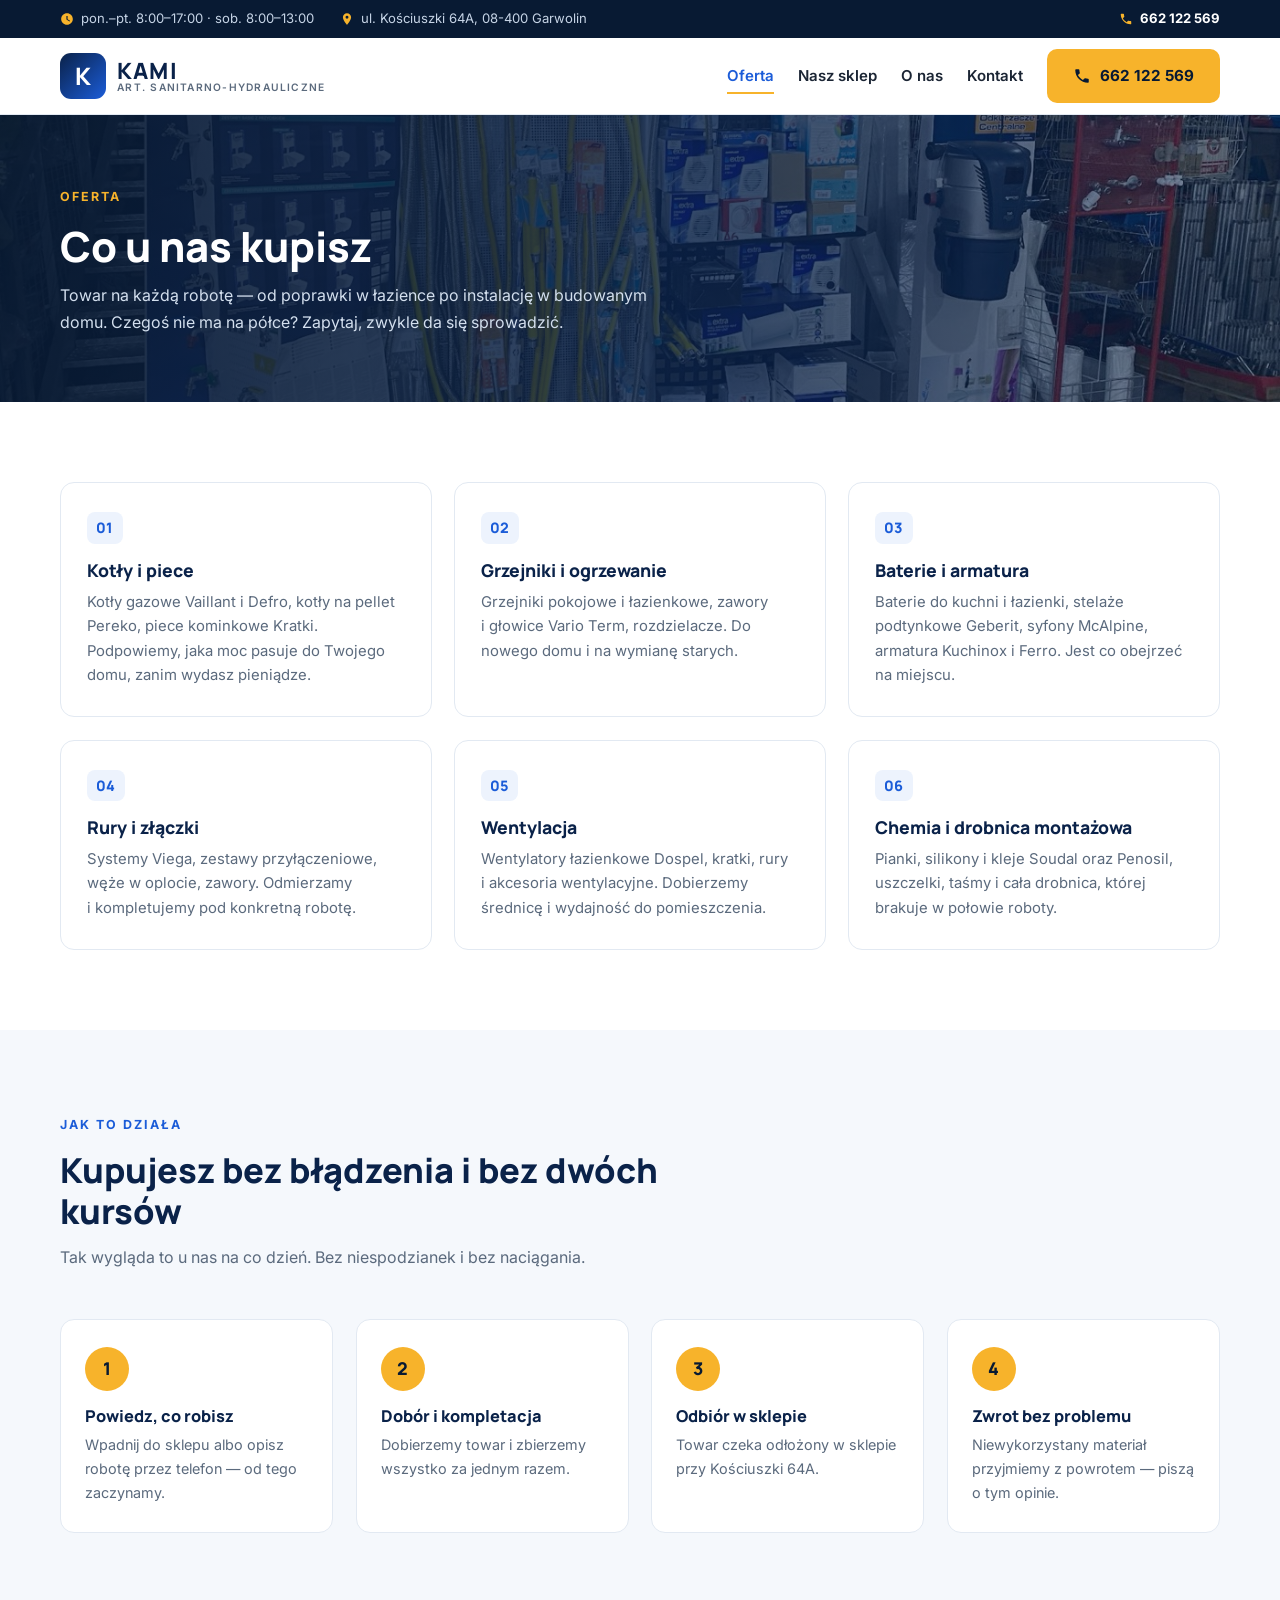
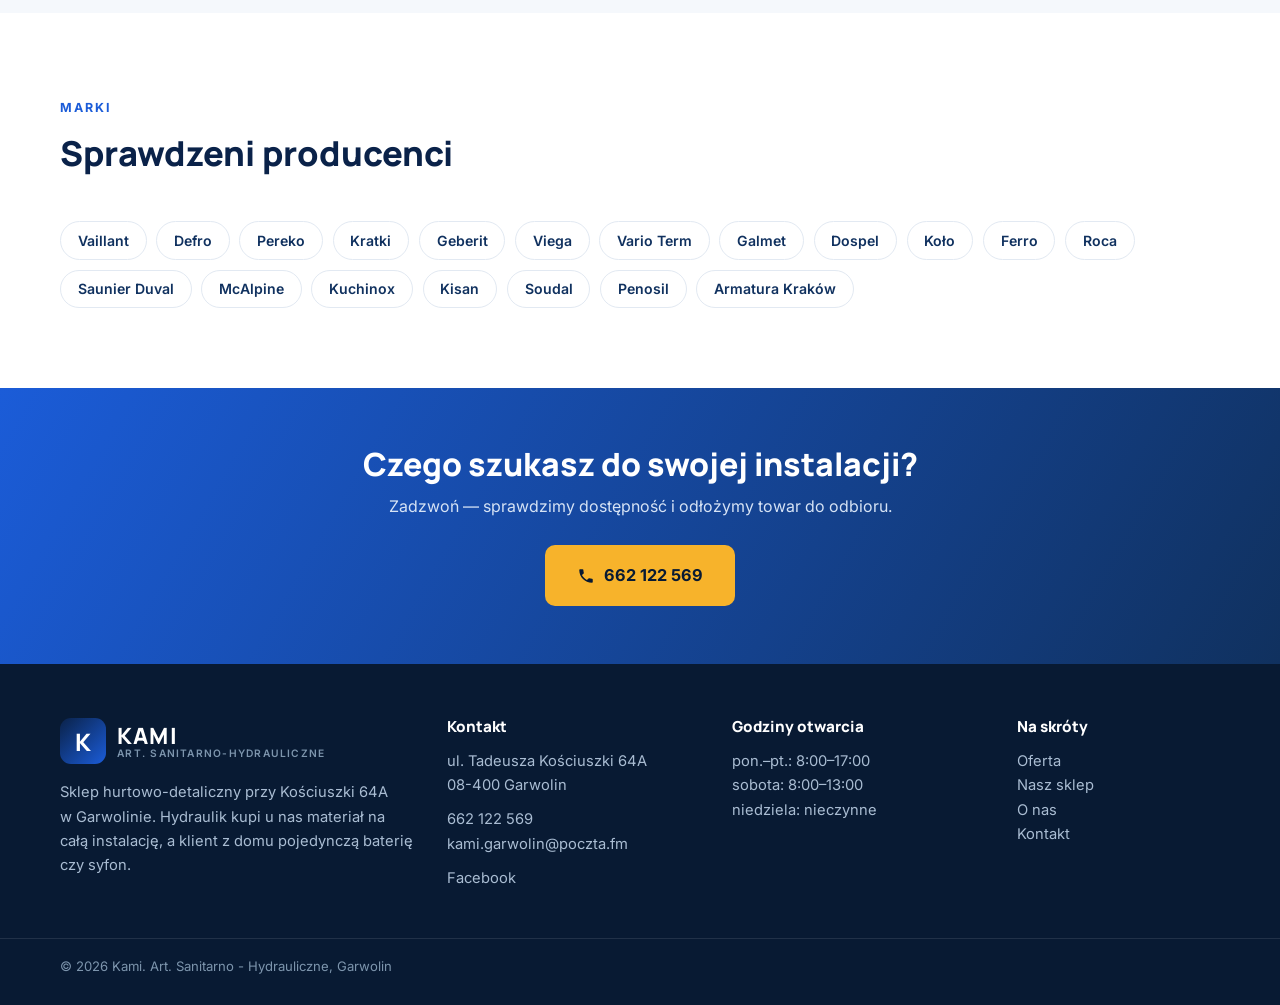
<file: oferta.html>
<!DOCTYPE html>
<html lang="pl">
<head>
  <meta charset="UTF-8">
  <meta name="viewport" content="width=device-width, initial-scale=1.0">
  <title>Oferta — KAMI Art. Sanitarno-Hydrauliczne Garwolin</title>
  <meta name="description" content="Oferta sklepu KAMI w Garwolinie: kotły i piece, grzejniki, baterie i armatura, rury i złączki, wentylacja, chemia montażowa. Hurt i detal. ☎ 662 122 569">
  <link rel="preconnect" href="https://fonts.googleapis.com">
  <link rel="preconnect" href="https://fonts.gstatic.com" crossorigin>
  <link href="https://fonts.googleapis.com/css2?family=Inter:wght@400;500;600;700&family=Manrope:wght@600;700;800&display=swap" rel="stylesheet">
  <link rel="stylesheet" href="css/style.css">
  <link rel="icon" href="data:image/svg+xml,<svg xmlns='http://www.w3.org/2000/svg' viewBox='0 0 100 100'><rect width='100' height='100' rx='20' fill='%230a2249'/><text x='50' y='70' font-size='56' font-family='Arial' font-weight='bold' fill='%23f7b32b' text-anchor='middle'>K</text></svg>">
</head>
<body>

  <div class="topbar">
    <div class="container topbar__inner">
      <span class="topbar__item">
        <svg viewBox="0 0 24 24"><path d="M12 22c5.5 0 10-4.5 10-10S17.5 2 12 2 2 6.5 2 12s4.5 10 10 10zm1-15v5.3l4.2 2.5-.8 1.3L11 13V7h2z"/></svg>
        pon.–pt. 8:00–17:00 · sob. 8:00–13:00
      </span>
      <span class="topbar__item topbar__item--address">
        <svg viewBox="0 0 24 24"><path d="M12 2C8.1 2 5 5.1 5 9c0 5.2 7 13 7 13s7-7.8 7-13c0-3.9-3.1-7-7-7zm0 9.5A2.5 2.5 0 1 1 12 6.5a2.5 2.5 0 0 1 0 5z"/></svg>
        ul. Kościuszki 64A, 08-400 Garwolin
      </span>
      <a class="topbar__item topbar__phone" href="tel:+48662122569">
        <svg viewBox="0 0 24 24"><path d="M6.6 10.8c1.4 2.8 3.8 5.1 6.6 6.6l2.2-2.2c.3-.3.7-.4 1-.2 1.1.4 2.3.6 3.6.6.6 0 1 .4 1 1V20c0 .6-.4 1-1 1C10.6 21 3 13.4 3 4c0-.6.4-1 1-1h3.5c.6 0 1 .4 1 1 0 1.2.2 2.4.6 3.6.1.3 0 .7-.2 1l-2.3 2.2z"/></svg>
        662 122 569
      </a>
    </div>
  </div>

  <header class="header" id="top">
    <div class="container header__inner">
      <a href="index.html" class="logo" aria-label="KAMI — strona główna">
        <span class="logo__mark" aria-hidden="true"></span>
        <span class="logo__text">KAMI<small>Art. sanitarno-hydrauliczne</small></span>
      </a>
      <nav class="nav" id="nav">
        <a href="oferta.html" class="is-active">Oferta</a>
        <a href="galeria.html">Nasz sklep</a>
        <a href="o-nas.html">O nas</a>
        <a href="kontakt.html">Kontakt</a>
        <a href="tel:+48662122569" class="btn btn--yellow nav__cta">
          <svg viewBox="0 0 24 24"><path d="M6.6 10.8c1.4 2.8 3.8 5.1 6.6 6.6l2.2-2.2c.3-.3.7-.4 1-.2 1.1.4 2.3.6 3.6.6.6 0 1 .4 1 1V20c0 .6-.4 1-1 1C10.6 21 3 13.4 3 4c0-.6.4-1 1-1h3.5c.6 0 1 .4 1 1 0 1.2.2 2.4.6 3.6.1.3 0 .7-.2 1l-2.3 2.2z"/></svg>
          662 122 569
        </a>
      </nav>
      <button class="burger" id="burger" aria-label="Otwórz menu" aria-expanded="false">
        <span></span><span></span><span></span>
      </button>
    </div>
  </header>

  <main>
    <section class="pagehead pagehead--oferta">
      <div class="pagehead__bg" role="presentation"></div>
      <div class="container pagehead__inner reveal">
        <p class="kicker">Oferta</p>
        <h1>Co u nas kupisz</h1>
        <p>Towar na każdą robotę — od poprawki w&nbsp;łazience po instalację w&nbsp;budowanym domu. Czegoś nie ma na półce? Zapytaj, zwykle da się sprowadzić.</p>
      </div>
    </section>

    <section class="section">
      <div class="container">
        <div class="grid grid--3">
          <article class="card reveal">
            <span class="card__num">01</span>
            <h3>Kotły i piece</h3>
            <p>Kotły gazowe Vaillant i&nbsp;Defro, kotły na pellet Pereko, piece kominkowe Kratki. Podpowiemy, jaka moc pasuje do Twojego domu, zanim wydasz pieniądze.</p>
          </article>
          <article class="card reveal">
            <span class="card__num">02</span>
            <h3>Grzejniki i ogrzewanie</h3>
            <p>Grzejniki pokojowe i&nbsp;łazienkowe, zawory i&nbsp;głowice Vario Term, rozdzielacze. Do nowego domu i&nbsp;na wymianę starych.</p>
          </article>
          <article class="card reveal">
            <span class="card__num">03</span>
            <h3>Baterie i armatura</h3>
            <p>Baterie do kuchni i&nbsp;łazienki, stelaże podtynkowe Geberit, syfony McAlpine, armatura Kuchinox i&nbsp;Ferro. Jest co obejrzeć na miejscu.</p>
          </article>
          <article class="card reveal">
            <span class="card__num">04</span>
            <h3>Rury i złączki</h3>
            <p>Systemy Viega, zestawy przyłączeniowe, węże w&nbsp;oplocie, zawory. Odmierzamy i&nbsp;kompletujemy pod konkretną robotę.</p>
          </article>
          <article class="card reveal">
            <span class="card__num">05</span>
            <h3>Wentylacja</h3>
            <p>Wentylatory łazienkowe Dospel, kratki, rury i&nbsp;akcesoria wentylacyjne. Dobierzemy średnicę i&nbsp;wydajność do pomieszczenia.</p>
          </article>
          <article class="card reveal">
            <span class="card__num">06</span>
            <h3>Chemia i drobnica montażowa</h3>
            <p>Pianki, silikony i&nbsp;kleje Soudal oraz Penosil, uszczelki, taśmy i&nbsp;cała drobnica, której brakuje w&nbsp;połowie roboty.</p>
          </article>
        </div>
      </div>
    </section>

    <section class="section section--alt">
      <div class="container">
        <div class="section__head reveal">
          <p class="kicker">Jak to działa</p>
          <h2>Kupujesz bez błądzenia i&nbsp;bez dwóch kursów</h2>
          <p class="section__sub">Tak wygląda to u&nbsp;nas na co dzień. Bez niespodzianek i&nbsp;bez naciągania.</p>
        </div>
        <div class="grid grid--4 steps">
          <div class="step reveal">
            <span class="step__num">1</span>
            <h3>Powiedz, co robisz</h3>
            <p>Wpadnij do sklepu albo opisz robotę przez telefon — od tego zaczynamy.</p>
          </div>
          <div class="step reveal">
            <span class="step__num">2</span>
            <h3>Dobór i kompletacja</h3>
            <p>Dobierzemy towar i&nbsp;zbierzemy wszystko za jednym razem.</p>
          </div>
          <div class="step reveal">
            <span class="step__num">3</span>
            <h3>Odbiór w sklepie</h3>
            <p>Towar czeka odłożony w&nbsp;sklepie przy Kościuszki&nbsp;64A.</p>
          </div>
          <div class="step reveal">
            <span class="step__num">4</span>
            <h3>Zwrot bez problemu</h3>
            <p>Niewykorzystany materiał przyjmiemy z&nbsp;powrotem — piszą o&nbsp;tym opinie.</p>
          </div>
        </div>
      </div>
    </section>

    <section class="section">
      <div class="container">
        <div class="section__head reveal">
          <p class="kicker">Marki</p>
          <h2>Sprawdzeni producenci</h2>
        </div>
        <div class="brands reveal">
          <span>Vaillant</span><span>Defro</span><span>Pereko</span><span>Kratki</span>
          <span>Geberit</span><span>Viega</span><span>Vario Term</span><span>Galmet</span>
          <span>Dospel</span><span>Koło</span><span>Ferro</span><span>Roca</span>
          <span>Saunier Duval</span><span>McAlpine</span><span>Kuchinox</span>
          <span>Kisan</span><span>Soudal</span><span>Penosil</span><span>Armatura Kraków</span>
        </div>
      </div>
    </section>

    <section class="cta-band">
      <div class="container cta-band__inner reveal">
        <h2>Czego szukasz do swojej instalacji?</h2>
        <p>Zadzwoń — sprawdzimy dostępność i&nbsp;odłożymy towar do odbioru.</p>
        <a href="tel:+48662122569" class="btn btn--yellow btn--lg">
          <svg viewBox="0 0 24 24"><path d="M6.6 10.8c1.4 2.8 3.8 5.1 6.6 6.6l2.2-2.2c.3-.3.7-.4 1-.2 1.1.4 2.3.6 3.6.6.6 0 1 .4 1 1V20c0 .6-.4 1-1 1C10.6 21 3 13.4 3 4c0-.6.4-1 1-1h3.5c.6 0 1 .4 1 1 0 1.2.2 2.4.6 3.6.1.3 0 .7-.2 1l-2.3 2.2z"/></svg>
          662 122 569
        </a>
      </div>
    </section>
  </main>

  <footer class="footer">
    <div class="container footer__inner">
      <div class="footer__col">
        <a href="index.html" class="logo logo--footer">
          <span class="logo__mark" aria-hidden="true"></span>
          <span class="logo__text">KAMI<small>Art. sanitarno-hydrauliczne</small></span>
        </a>
        <p>Sklep hurtowo-detaliczny przy Kościuszki&nbsp;64A w&nbsp;Garwolinie. Hydraulik kupi u&nbsp;nas materiał na całą instalację, a&nbsp;klient z&nbsp;domu pojedynczą baterię czy syfon.</p>
      </div>
      <div class="footer__col">
        <h4>Kontakt</h4>
        <p>ul. Tadeusza Kościuszki 64A<br>08-400 Garwolin</p>
        <p><a href="tel:+48662122569">662 122 569</a><br><a href="mailto:kami.garwolin@poczta.fm">kami.garwolin@poczta.fm</a></p>
        <p><a href="https://www.facebook.com/KAMIHYDRAULICZNY" target="_blank" rel="noopener">Facebook</a></p>
      </div>
      <div class="footer__col">
        <h4>Godziny otwarcia</h4>
        <p>pon.–pt.: 8:00–17:00<br>sobota: 8:00–13:00<br>niedziela: nieczynne</p>
      </div>
      <div class="footer__col">
        <h4>Na skróty</h4>
        <p><a href="oferta.html">Oferta</a><br><a href="galeria.html">Nasz sklep</a><br><a href="o-nas.html">O nas</a><br><a href="kontakt.html">Kontakt</a></p>
      </div>
    </div>
    <div class="footer__bottom">
      <div class="container">
        <p>© 2026 Kami. Art. Sanitarno - Hydrauliczne, Garwolin</p>
      </div>
    </div>
  </footer>

  <script src="js/main.js"></script>
</body>
</html>
</file>
<file: css/style.css>
/* ============ KAMI — Art. Sanitarno-Hydrauliczne, Garwolin ============ */

:root {
  --navy-900: #081a33;
  --navy-800: #0a2249;
  --navy-700: #10315f;
  --blue-500: #1b5cd8;
  --blue-400: #4a82e6;
  --blue-050: #edf3fd;
  --yellow: #f7b32b;
  --ink: #1b2534;
  --muted: #5b6a7d;
  --line: #e2e9f2;
  --bg: #ffffff;
  --bg-alt: #f5f8fc;
  --radius: 14px;
  --shadow-sm: 0 2px 10px rgba(8, 26, 51, .07);
  --shadow-md: 0 12px 36px rgba(8, 26, 51, .13);
  --font-head: "Manrope", sans-serif;
  --font-body: "Inter", sans-serif;
}

* { margin: 0; padding: 0; box-sizing: border-box; }

html { scroll-behavior: smooth; scroll-padding-top: 96px; }

body {
  font-family: var(--font-body);
  color: var(--ink);
  background: var(--bg);
  line-height: 1.65;
  -webkit-font-smoothing: antialiased;
}

img { max-width: 100%; display: block; }

.container { width: min(1160px, 100% - 2.5rem); margin-inline: auto; }

h1, h2, h3, h4 { font-family: var(--font-head); color: var(--navy-800); line-height: 1.18; font-weight: 800; }

a { color: var(--blue-500); text-decoration: none; }
a:hover { text-decoration: underline; }

/* ---------- Przyciski ---------- */
.btn {
  display: inline-flex;
  align-items: center;
  gap: .55rem;
  font-weight: 700;
  font-size: .95rem;
  padding: .78rem 1.5rem;
  border-radius: 10px;
  transition: transform .18s ease, box-shadow .18s ease, background .18s ease, color .18s ease;
  text-decoration: none !important;
  cursor: pointer;
  border: 2px solid transparent;
  font-family: var(--font-body);
}
.btn svg { width: 18px; height: 18px; fill: currentColor; flex: none; }
.btn--primary { background: var(--blue-500); color: #fff; box-shadow: var(--shadow-sm); }
.btn--primary:hover { background: var(--navy-700); transform: translateY(-2px); box-shadow: var(--shadow-md); }
.btn--yellow { background: var(--yellow); color: var(--navy-900); }
.btn--yellow:hover { background: #ffc447; transform: translateY(-2px); box-shadow: var(--shadow-md); }
.btn--ghost { border-color: var(--navy-800); color: var(--navy-800); background: transparent; }
.btn--ghost:hover { background: var(--navy-800); color: #fff; transform: translateY(-2px); }
.btn--ghost.btn--light { border-color: #fff; color: #fff; background: transparent; }
.btn--ghost.btn--light:hover { background: #fff; color: var(--navy-800); }
.btn--lg { padding: .95rem 1.9rem; font-size: 1.02rem; }

/* ---------- Pasek górny ---------- */
.topbar { background: var(--navy-900); color: #c6d4e6; font-size: .82rem; }
.topbar__inner {
  display: flex; gap: 1.6rem; align-items: center;
  min-height: 38px; flex-wrap: wrap; padding-block: .25rem;
}
.topbar__item { display: inline-flex; align-items: center; gap: .45rem; }
.topbar__item svg { width: 14px; height: 14px; fill: var(--yellow); flex: none; }
.topbar__phone { color: #fff; font-weight: 700; margin-left: auto; }
.topbar__phone:hover { color: var(--yellow); text-decoration: none; }

/* ---------- Nagłówek ---------- */
.header {
  position: sticky; top: 0; z-index: 60;
  background: rgba(255, 255, 255, .97);
  backdrop-filter: blur(10px);
  border-bottom: 1px solid var(--line);
  transition: box-shadow .2s ease;
}
.header.is-scrolled { box-shadow: var(--shadow-sm); }
.header__inner {
  display: flex; align-items: center; justify-content: space-between;
  min-height: 76px; gap: 1rem;
}

.logo { display: inline-flex; align-items: center; gap: .7rem; text-decoration: none !important; }
.logo__mark {
  width: 46px; height: 46px;
  border-radius: 11px;
  background: linear-gradient(135deg, var(--navy-800), var(--blue-500));
  display: grid; place-items: center;
  flex: none;
  font-family: var(--font-head);
  font-weight: 800;
  font-size: 1.5rem;
  color: #fff;
}
.logo__mark::after { content: "K"; }
.logo__text {
  font-family: var(--font-head);
  font-weight: 800;
  font-size: 1.4rem;
  letter-spacing: .05em;
  color: var(--navy-800);
  display: flex; flex-direction: column; line-height: 1.05;
}
.logo__text small {
  font-family: var(--font-body);
  font-weight: 600;
  font-size: .64rem;
  letter-spacing: .12em;
  text-transform: uppercase;
  color: var(--muted);
}

.nav { display: flex; align-items: center; gap: 1.5rem; }
.nav > a:not(.nav__cta) {
  color: var(--ink); font-weight: 600; font-size: .94rem;
  text-decoration: none !important; position: relative;
}
.nav > a:not(.nav__cta)::after {
  content: ""; position: absolute; left: 0; bottom: -6px;
  width: 100%; height: 2.5px; background: var(--yellow);
  transform: scaleX(0); transform-origin: left; transition: transform .2s ease;
}
.nav > a:not(.nav__cta):hover::after,
.nav > a.is-active::after { transform: scaleX(1); }
.nav > a.is-active { color: var(--blue-500); }

.burger {
  display: none; flex-direction: column; gap: 5px;
  background: none; border: 0; padding: .5rem; cursor: pointer;
}
.burger span {
  width: 26px; height: 3px; border-radius: 2px; background: var(--navy-800);
  transition: transform .25s ease, opacity .25s ease;
}
.burger.is-open span:nth-child(1) { transform: translateY(8px) rotate(45deg); }
.burger.is-open span:nth-child(2) { opacity: 0; }
.burger.is-open span:nth-child(3) { transform: translateY(-8px) rotate(-45deg); }

/* ---------- Hero (strona główna) ---------- */
.hero { position: relative; color: #fff; overflow: hidden; }
.hero__bg {
  position: absolute; inset: 0;
  background:
    linear-gradient(95deg, rgba(8, 26, 51, .95) 0%, rgba(10, 34, 73, .87) 45%, rgba(10, 34, 73, .45) 100%),
    var(--hero-img, url("../img/hero.jpg")) center/cover no-repeat;
}
.hero__inner { position: relative; padding: 6rem 0 5rem; }
.hero__content { max-width: 660px; }

.kicker {
  display: inline-block;
  font-size: .78rem; font-weight: 700;
  letter-spacing: .16em; text-transform: uppercase;
  color: var(--blue-500); margin-bottom: .9rem;
}
.hero .kicker {
  color: var(--yellow);
  background: rgba(247, 179, 43, .13);
  border: 1px solid rgba(247, 179, 43, .4);
  padding: .35rem .9rem; border-radius: 999px;
}

.hero h1 {
  color: #fff;
  font-size: clamp(2rem, 4.6vw, 3.05rem);
  margin-bottom: 1.1rem;
}
.hero h1 span { color: var(--yellow); }
.hero__lead { font-size: 1.08rem; color: #d3dfee; max-width: 560px; margin-bottom: 1.9rem; }
.hero__actions { display: flex; gap: .9rem; flex-wrap: wrap; margin-bottom: 2.5rem; }

.hero__badges { list-style: none; display: flex; gap: 2.2rem; flex-wrap: wrap; }
.hero__badges li { display: flex; flex-direction: column; }
.hero__badges strong { font-family: var(--font-head); font-size: 1.35rem; color: #fff; }
.hero__badges .star { color: var(--yellow); margin-left: .15rem; }
.hero__badges span { font-size: .84rem; color: #b5c6da; }

/* ---------- Nagłówek podstrony ---------- */
.pagehead { position: relative; color: #fff; overflow: hidden; }
.pagehead__bg {
  position: absolute; inset: 0;
  background-position: center;
  background-size: cover;
  background-repeat: no-repeat;
  background-image: linear-gradient(95deg, rgba(8, 26, 51, .93) 0%, rgba(10, 34, 73, .82) 55%, rgba(10, 34, 73, .5) 100%);
}
.pagehead--oferta .pagehead__bg {
  background-image:
    linear-gradient(95deg, rgba(8, 26, 51, .93) 0%, rgba(10, 34, 73, .82) 55%, rgba(10, 34, 73, .5) 100%),
    url("../img/ekspozycja.jpg");
}
.pagehead--sklep .pagehead__bg,
.pagehead--kontakt .pagehead__bg {
  background-image:
    linear-gradient(95deg, rgba(8, 26, 51, .93) 0%, rgba(10, 34, 73, .82) 55%, rgba(10, 34, 73, .5) 100%),
    url("../img/sklep-budynek.jpg");
}
.pagehead--onas .pagehead__bg {
  background-image:
    linear-gradient(95deg, rgba(8, 26, 51, .93) 0%, rgba(10, 34, 73, .82) 55%, rgba(10, 34, 73, .5) 100%),
    url("../img/sklep-front.jpg");
}
.pagehead__inner { position: relative; padding: 4.2rem 0; }
.pagehead .kicker { color: var(--yellow); }
.pagehead h1 { color: #fff; font-size: clamp(1.8rem, 3.6vw, 2.6rem); margin-bottom: .7rem; }
.pagehead p { color: #d3dfee; max-width: 620px; }

/* ---------- Sekcje ---------- */
.section { padding: 5rem 0; }
.section--alt { background: var(--bg-alt); }
.section--dark { background: linear-gradient(135deg, var(--navy-900), var(--navy-800)); }
.section--dark h2, .section--dark .section__sub { color: #fff; }
.section--dark .kicker { color: var(--yellow); }

.section__head { max-width: 660px; margin-bottom: 3rem; }
.section__head h2 { font-size: clamp(1.55rem, 3vw, 2.15rem); }
.section__sub { color: var(--muted); margin-top: .8rem; }
.section__note { margin-top: 2.4rem; text-align: center; color: var(--muted); font-size: .95rem; }

/* ---------- Siatki ---------- */
.grid { display: grid; gap: 1.4rem; }
.grid--2 { grid-template-columns: repeat(2, 1fr); }
.grid--3 { grid-template-columns: repeat(3, 1fr); }
.grid--4 { grid-template-columns: repeat(4, 1fr); }

/* ---------- Karty oferty ---------- */
.card {
  background: #fff;
  border: 1px solid var(--line);
  border-radius: var(--radius);
  padding: 1.8rem 1.6rem;
  transition: transform .2s ease, box-shadow .2s ease, border-color .2s ease;
}
.card:hover { transform: translateY(-5px); box-shadow: var(--shadow-md); border-color: transparent; }
.card__num {
  font-family: var(--font-head); font-weight: 800; font-size: .9rem;
  color: var(--blue-500); background: var(--blue-050);
  border-radius: 8px; padding: .25rem .6rem;
  display: inline-block; margin-bottom: 1rem;
}
.card h3 { font-size: 1.1rem; margin-bottom: .55rem; }
.card p { font-size: .93rem; color: var(--muted); }
.card__brands { margin-top: .9rem; font-size: .8rem; color: var(--blue-500); font-weight: 600; }

/* ---------- Kroki ---------- */
.steps { counter-reset: step; }
.step {
  background: #fff; border: 1px solid var(--line); border-radius: var(--radius);
  padding: 1.7rem 1.5rem;
  transition: transform .2s ease, box-shadow .2s ease;
}
.step:hover { transform: translateY(-4px); box-shadow: var(--shadow-md); }
.step__num {
  width: 44px; height: 44px; border-radius: 50%;
  background: var(--yellow); color: var(--navy-900);
  font-family: var(--font-head); font-weight: 800; font-size: 1.1rem;
  display: grid; place-items: center; margin-bottom: 1rem;
}
.step h3 { font-size: 1.02rem; margin-bottom: .45rem; }
.step p { font-size: .9rem; color: var(--muted); }

/* ---------- Split (zdjęcie + tekst) ---------- */
.split { display: grid; grid-template-columns: 1fr 1fr; gap: 3.5rem; align-items: center; }
.split__media { position: relative; }
.split__media img {
  border-radius: var(--radius);
  box-shadow: var(--shadow-md);
  width: 100%;
  object-fit: cover;
  aspect-ratio: 4 / 3;
}
.split__media--tall img { aspect-ratio: 3 / 3.6; }
.split__badge {
  position: absolute; right: -.9rem; bottom: 1.6rem;
  background: #fff; border-radius: var(--radius);
  box-shadow: var(--shadow-md); padding: 1rem 1.3rem;
  display: flex; align-items: center; gap: .9rem;
}
.split__badge strong { font-family: var(--font-head); font-size: 1.9rem; color: var(--blue-500); }
.split__badge span { font-size: .78rem; color: var(--muted); line-height: 1.4; }
.split__content h2 { font-size: clamp(1.55rem, 3vw, 2.05rem); margin-bottom: 1.1rem; }
.split__content p { color: var(--muted); margin-bottom: 1rem; }

.checklist { list-style: none; margin: 1.3rem 0 1.8rem; }
.checklist li { position: relative; padding-left: 1.9rem; margin-bottom: .55rem; font-weight: 600; font-size: .96rem; }
.checklist li::before {
  content: ""; position: absolute; left: 0; top: .3rem;
  width: 18px; height: 18px; border-radius: 50%;
  background: var(--blue-500) url("data:image/svg+xml;utf8,<svg xmlns='http://www.w3.org/2000/svg' viewBox='0 0 24 24' fill='white'><path d='M9 16.2l-3.5-3.5L4 14.2 9 19.2 20 8.2l-1.4-1.4z'/></svg>") center/11px no-repeat;
}

/* ---------- Marki ---------- */
.brands { display: flex; flex-wrap: wrap; gap: .6rem; }
.brands span {
  background: #fff; border: 1px solid var(--line);
  border-radius: 999px; padding: .42rem 1.05rem;
  font-size: .88rem; font-weight: 600; color: var(--navy-700);
}
.section--alt .brands span { background: #fff; }

/* ---------- Opinie ---------- */
.review {
  background: rgba(255, 255, 255, .06);
  border: 1px solid rgba(255, 255, 255, .14);
  border-radius: var(--radius);
  padding: 1.8rem 1.6rem;
  color: #dbe5f1;
  display: flex; flex-direction: column;
}
.review__stars { color: var(--yellow); letter-spacing: .18em; margin-bottom: .9rem; }
.review p { flex: 1; font-size: .97rem; line-height: 1.7; }
.review footer { margin-top: 1.2rem; font-weight: 700; color: #fff; font-size: .92rem; }
.review footer span { font-weight: 400; color: #92a6bd; }
.review--cta { align-items: center; justify-content: center; text-align: center; gap: 1.4rem; }
.review__score strong {
  display: block; font-family: var(--font-head);
  font-size: 3rem; font-weight: 800; color: #fff; line-height: 1;
}
.review__score .review__stars { margin: .5rem 0 .2rem; }
.review__score span { color: #92a6bd; font-size: .88rem; }

/* ---------- Galeria ---------- */
.gallery { display: grid; grid-template-columns: repeat(3, 1fr); grid-auto-rows: 280px; gap: 1.2rem; }
.gallery figure {
  position: relative; border-radius: var(--radius); overflow: hidden;
  box-shadow: var(--shadow-sm); background: var(--navy-900);
}
.gallery img {
  width: 100%; height: 100%; object-fit: cover;
  transition: transform .3s ease;
}
.gallery figure:hover img { transform: scale(1.04); }
.gallery figcaption {
  position: absolute; inset: auto 0 0 0;
  padding: .8rem 1rem;
  background: linear-gradient(transparent, rgba(8, 26, 51, .82));
  color: #fff; font-size: .85rem; font-weight: 600;
}
.gallery figure.is-wide { grid-column: span 2; }

/* ---------- Kontakt ---------- */
.contact { display: grid; grid-template-columns: minmax(300px, 430px) 1fr; gap: 2.5rem; align-items: start; }
.contact__row { display: flex; gap: 1.1rem; padding: 1.15rem 0; border-bottom: 1px solid var(--line); }
.contact__row:first-child { padding-top: 0; }
.contact__icon {
  width: 46px; height: 46px; flex: none; border-radius: 12px;
  background: var(--blue-050); display: grid; place-items: center;
}
.contact__icon svg { width: 22px; height: 22px; fill: var(--blue-500); }
.contact__row h3 { font-size: .98rem; margin-bottom: .25rem; }
.contact__row p { color: var(--muted); font-size: .95rem; }
.contact__row a { font-weight: 700; }
.hours { border-collapse: collapse; font-size: .95rem; color: var(--muted); }
.hours td { padding: .1rem 0; }
.hours td:first-child { padding-right: 1.2rem; }
.hours td:last-child { font-weight: 700; color: var(--ink); }
.contact__cta { margin-top: 1.6rem; }
.contact__map {
  border-radius: var(--radius); overflow: hidden;
  box-shadow: var(--shadow-sm); border: 1px solid var(--line);
  min-height: 430px;
}
.contact__map iframe { width: 100%; height: 100%; min-height: 430px; border: 0; display: block; }

/* ---------- Formularz ---------- */
.form { display: grid; gap: 1rem; }
.form label { font-weight: 600; font-size: .88rem; color: var(--navy-800); display: grid; gap: .35rem; }
.form input, .form textarea {
  font-family: var(--font-body); font-size: .95rem;
  padding: .75rem .9rem;
  border: 1.5px solid var(--line); border-radius: 10px;
  background: #fff; color: var(--ink);
  transition: border-color .15s ease;
}
.form input:focus, .form textarea:focus { outline: none; border-color: var(--blue-500); }
.form textarea { min-height: 120px; resize: vertical; }
.form__note { font-size: .82rem; color: var(--muted); }

/* ---------- Pasek CTA ---------- */
.cta-band { background: linear-gradient(120deg, var(--blue-500), var(--navy-700)); color: #fff; padding: 3.6rem 0; }
.cta-band__inner { text-align: center; }
.cta-band h2 { color: #fff; font-size: clamp(1.5rem, 3vw, 2rem); margin-bottom: .6rem; }
.cta-band p { color: #d6e3f5; margin-bottom: 1.6rem; }

/* ---------- Stopka ---------- */
.footer { background: var(--navy-900); color: #a9bcd2; font-size: .92rem; }
.footer__inner {
  display: grid; grid-template-columns: 1.4fr 1fr 1fr .8fr;
  gap: 2rem; padding: 3.4rem 0 2.4rem;
}
.footer h4 { color: #fff; font-size: .95rem; margin-bottom: .8rem; }
.footer a { color: #a9bcd2; }
.footer a:hover { color: #fff; }
.footer p { margin-bottom: .6rem; }
.logo--footer .logo__text { color: #fff; }
.logo--footer .logo__text small { color: #7d95ad; }
.logo--footer { margin-bottom: 1rem; }
.footer__bottom { border-top: 1px solid rgba(255, 255, 255, .1); padding: 1.1rem 0; font-size: .82rem; color: #7d95ad; }

/* ---------- Animacje ---------- */
.reveal { opacity: 0; transform: translateY(22px); transition: opacity .6s ease, transform .6s ease; }
.reveal.is-visible { opacity: 1; transform: none; }

@media (prefers-reduced-motion: reduce) {
  html { scroll-behavior: auto; }
  .reveal { opacity: 1; transform: none; transition: none; }
}

/* ---------- Responsywność ---------- */
@media (max-width: 1000px) {
  .grid--4 { grid-template-columns: repeat(2, 1fr); }
  .grid--3 { grid-template-columns: repeat(2, 1fr); }
  .split { grid-template-columns: 1fr; gap: 2.5rem; }
  .split__media { max-width: 540px; }
  .contact { grid-template-columns: 1fr; }
  .gallery { grid-template-columns: repeat(2, 1fr); }
}

@media (max-width: 760px) {
  .topbar__item--address { display: none; }
  .burger { display: flex; }
  .nav {
    position: fixed; inset: 0 0 0 auto;
    width: min(320px, 82vw); background: #fff;
    flex-direction: column; align-items: flex-start; justify-content: flex-start;
    padding: 6.2rem 2rem 2rem; gap: 1.5rem;
    box-shadow: -12px 0 40px rgba(8, 26, 51, .18);
    transform: translateX(100%); transition: transform .28s ease; z-index: 55;
  }
  .nav.is-open { transform: translateX(0); }
  .nav > a:not(.nav__cta) { font-size: 1.1rem; }
  .nav__cta { margin-top: .5rem; }
  .hero__inner { padding: 4.2rem 0 3.8rem; }
  .hero__badges { gap: 1.4rem; }
  .section { padding: 3.8rem 0; }
  .grid--3 { grid-template-columns: 1fr; }
  .grid--2 { grid-template-columns: 1fr; }
  .split__badge { right: .5rem; bottom: 1rem; padding: .8rem 1rem; }
  .footer__inner { grid-template-columns: 1fr 1fr; padding-block: 2.6rem 1.8rem; }
  .gallery { grid-template-columns: 1fr; }
  .gallery figure.is-wide { grid-column: span 1; }
}

@media (max-width: 480px) {
  .grid--4 { grid-template-columns: 1fr; }
  .footer__inner { grid-template-columns: 1fr; }
  .hero__actions .btn { width: 100%; justify-content: center; }
}
</file>
